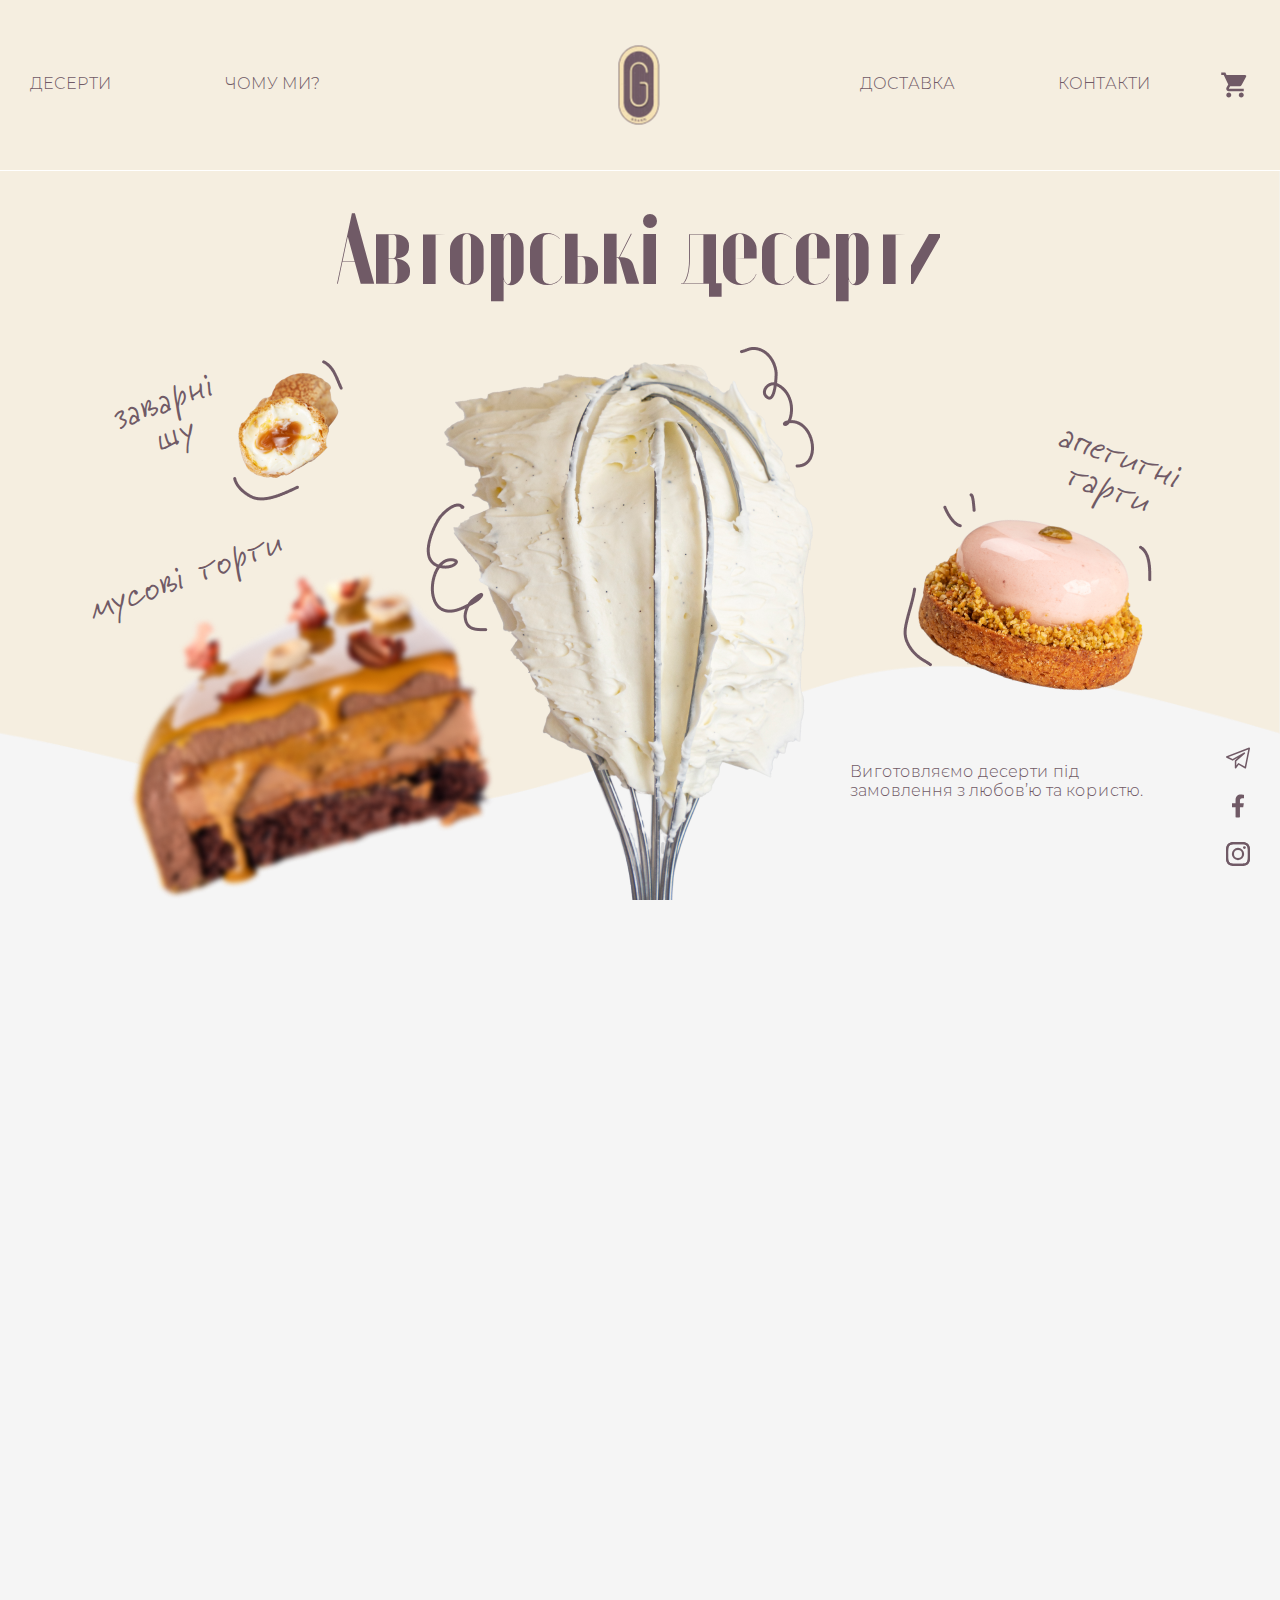
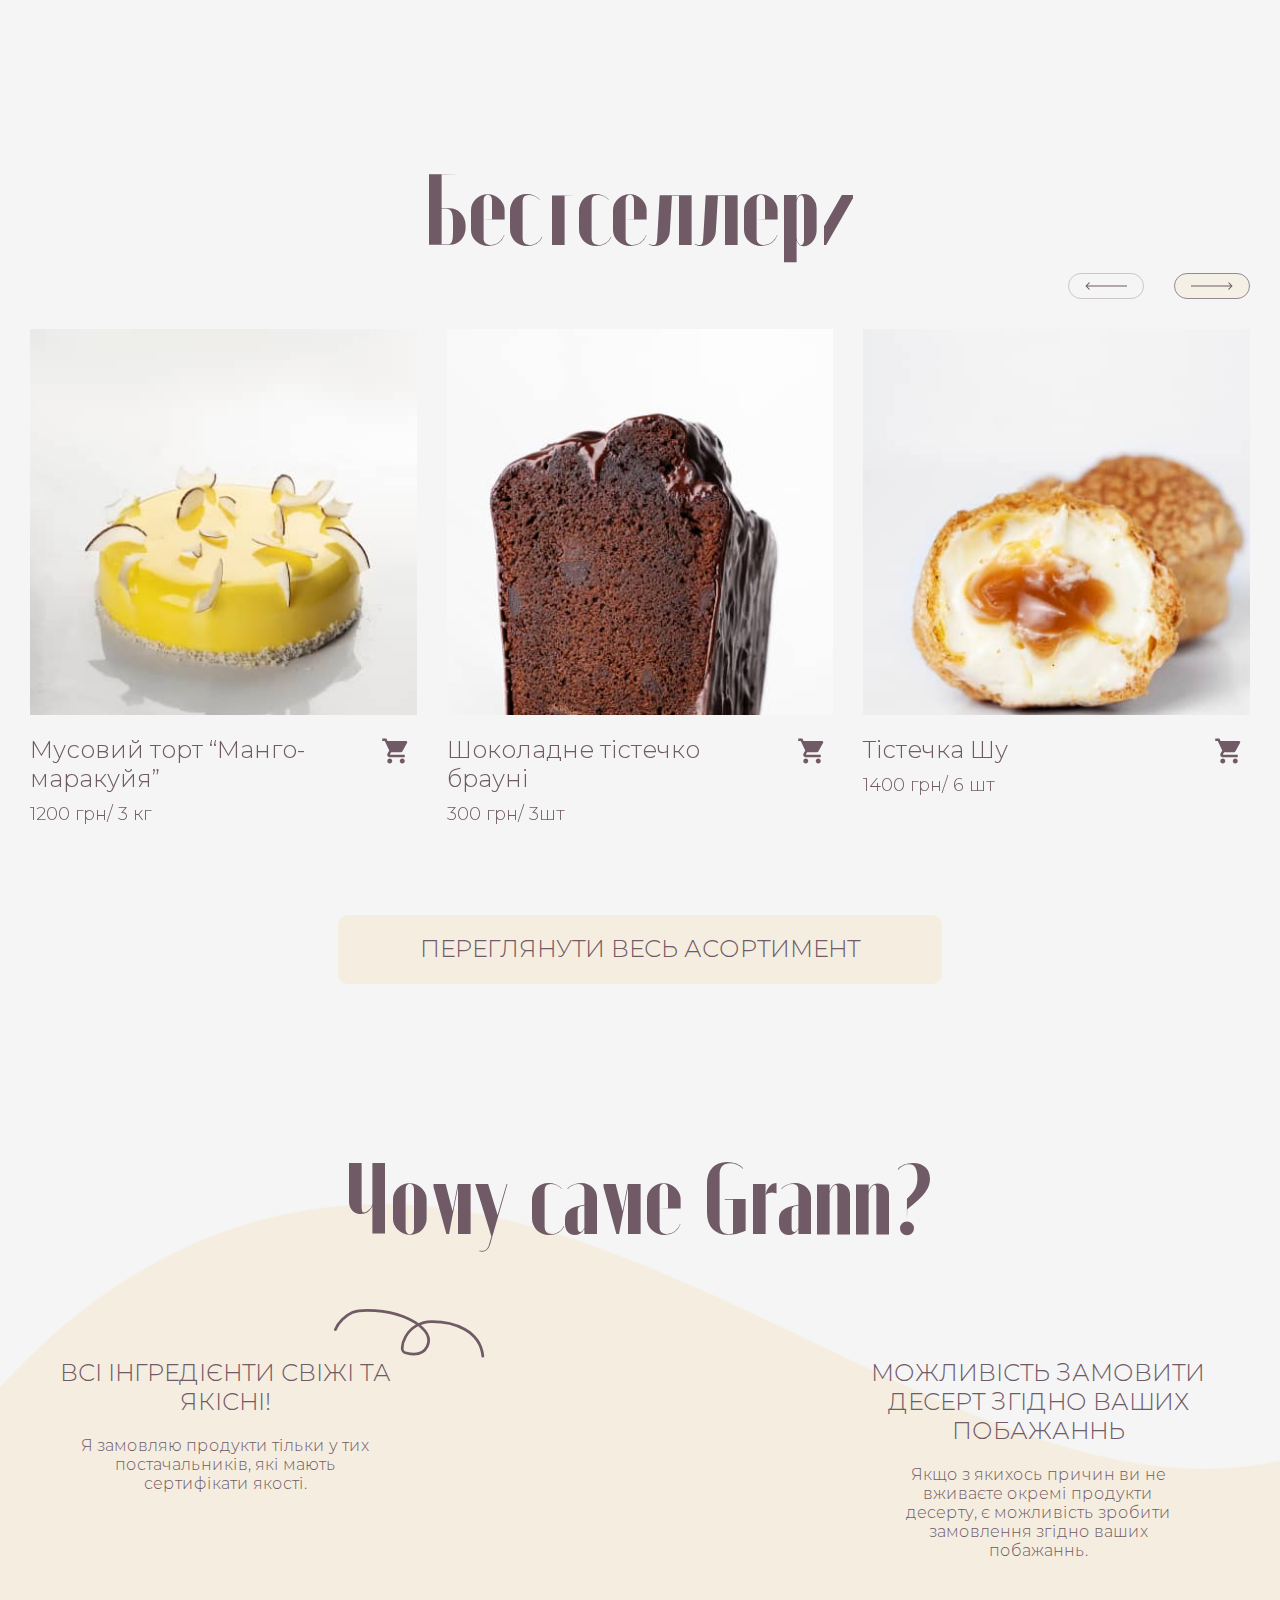
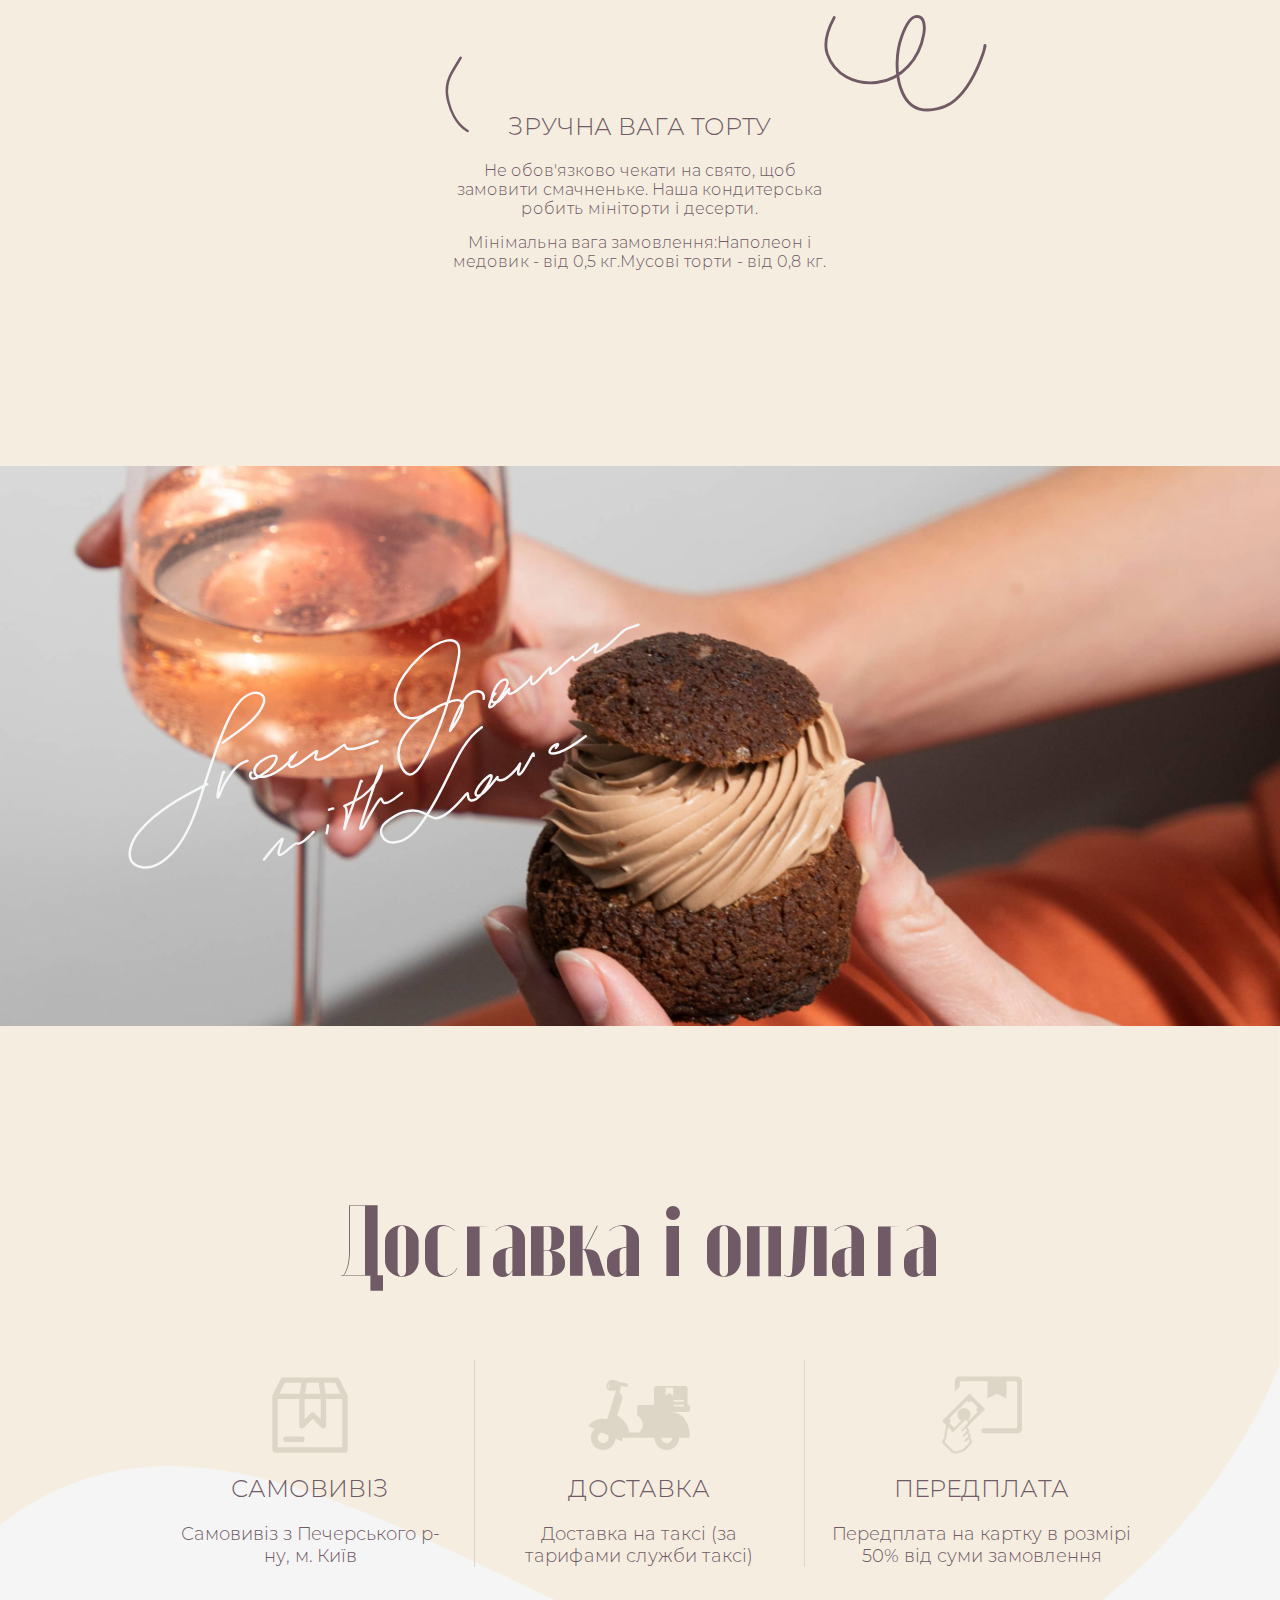
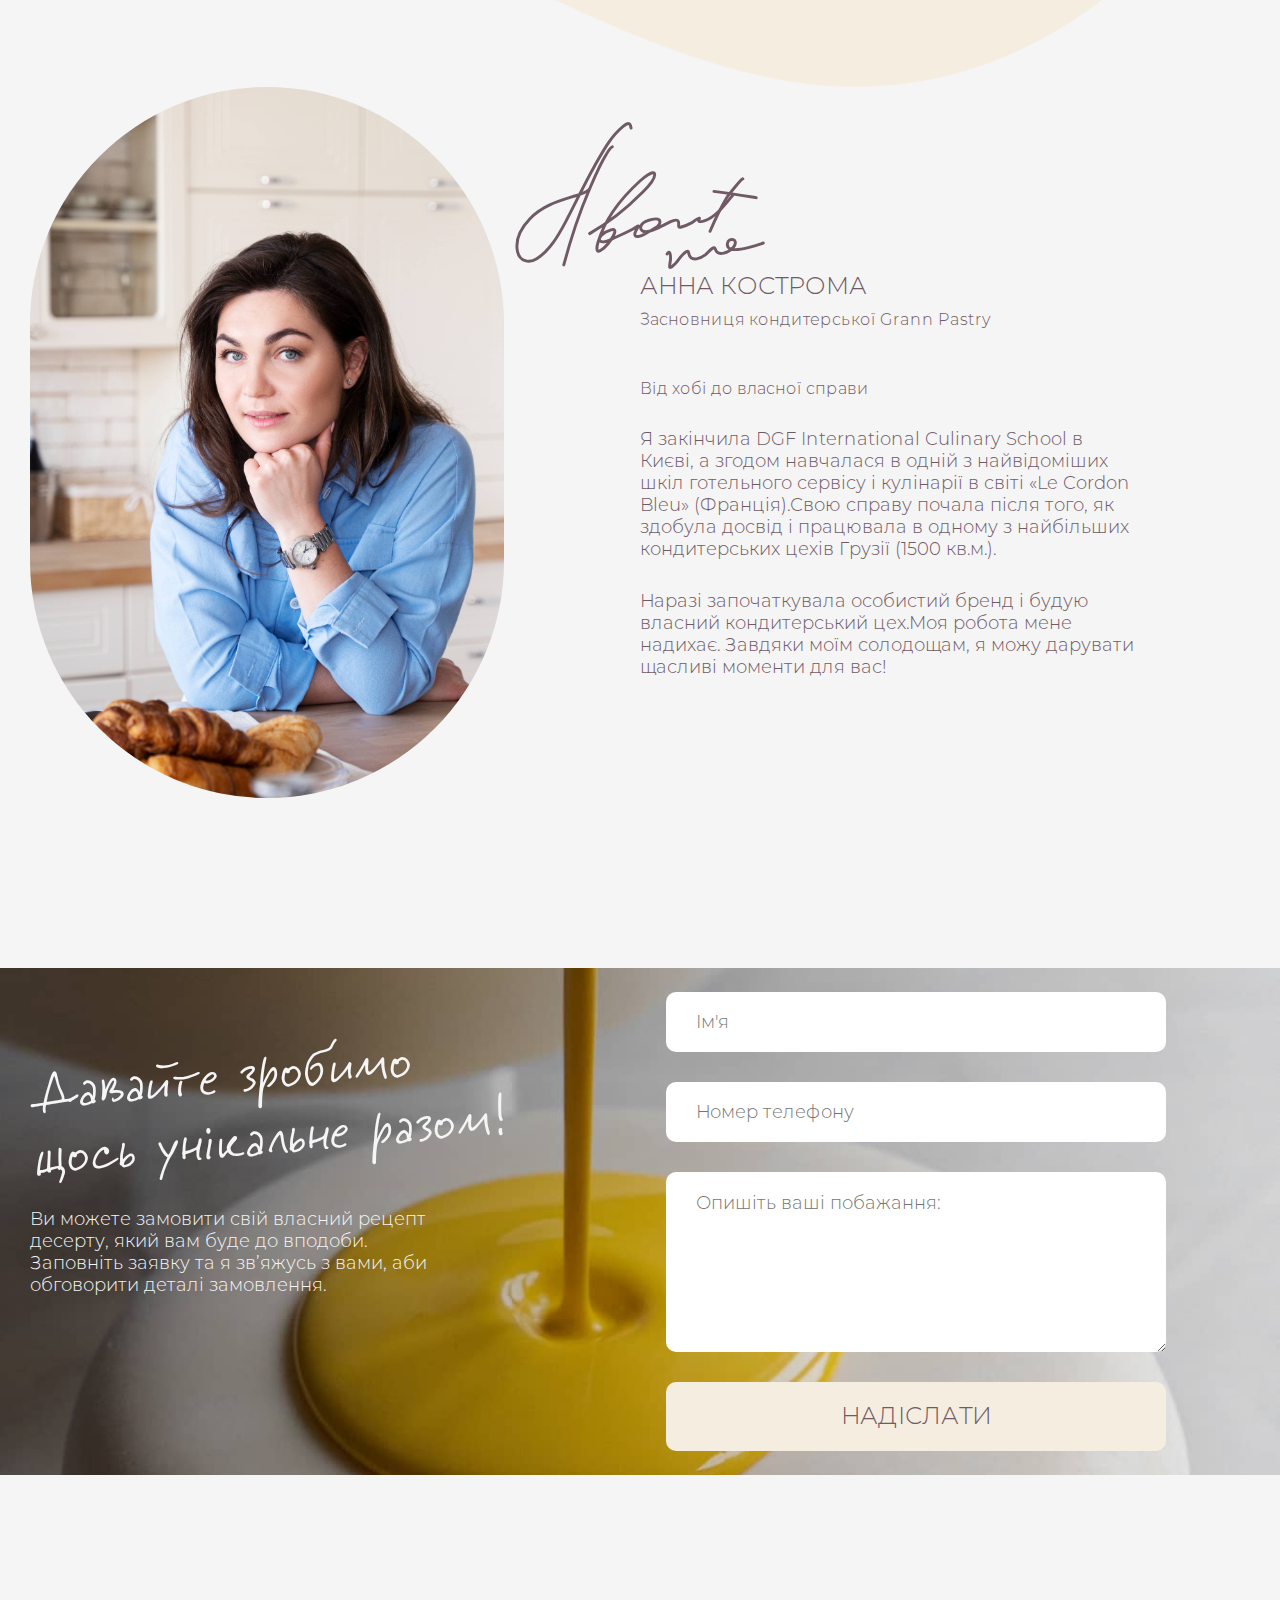
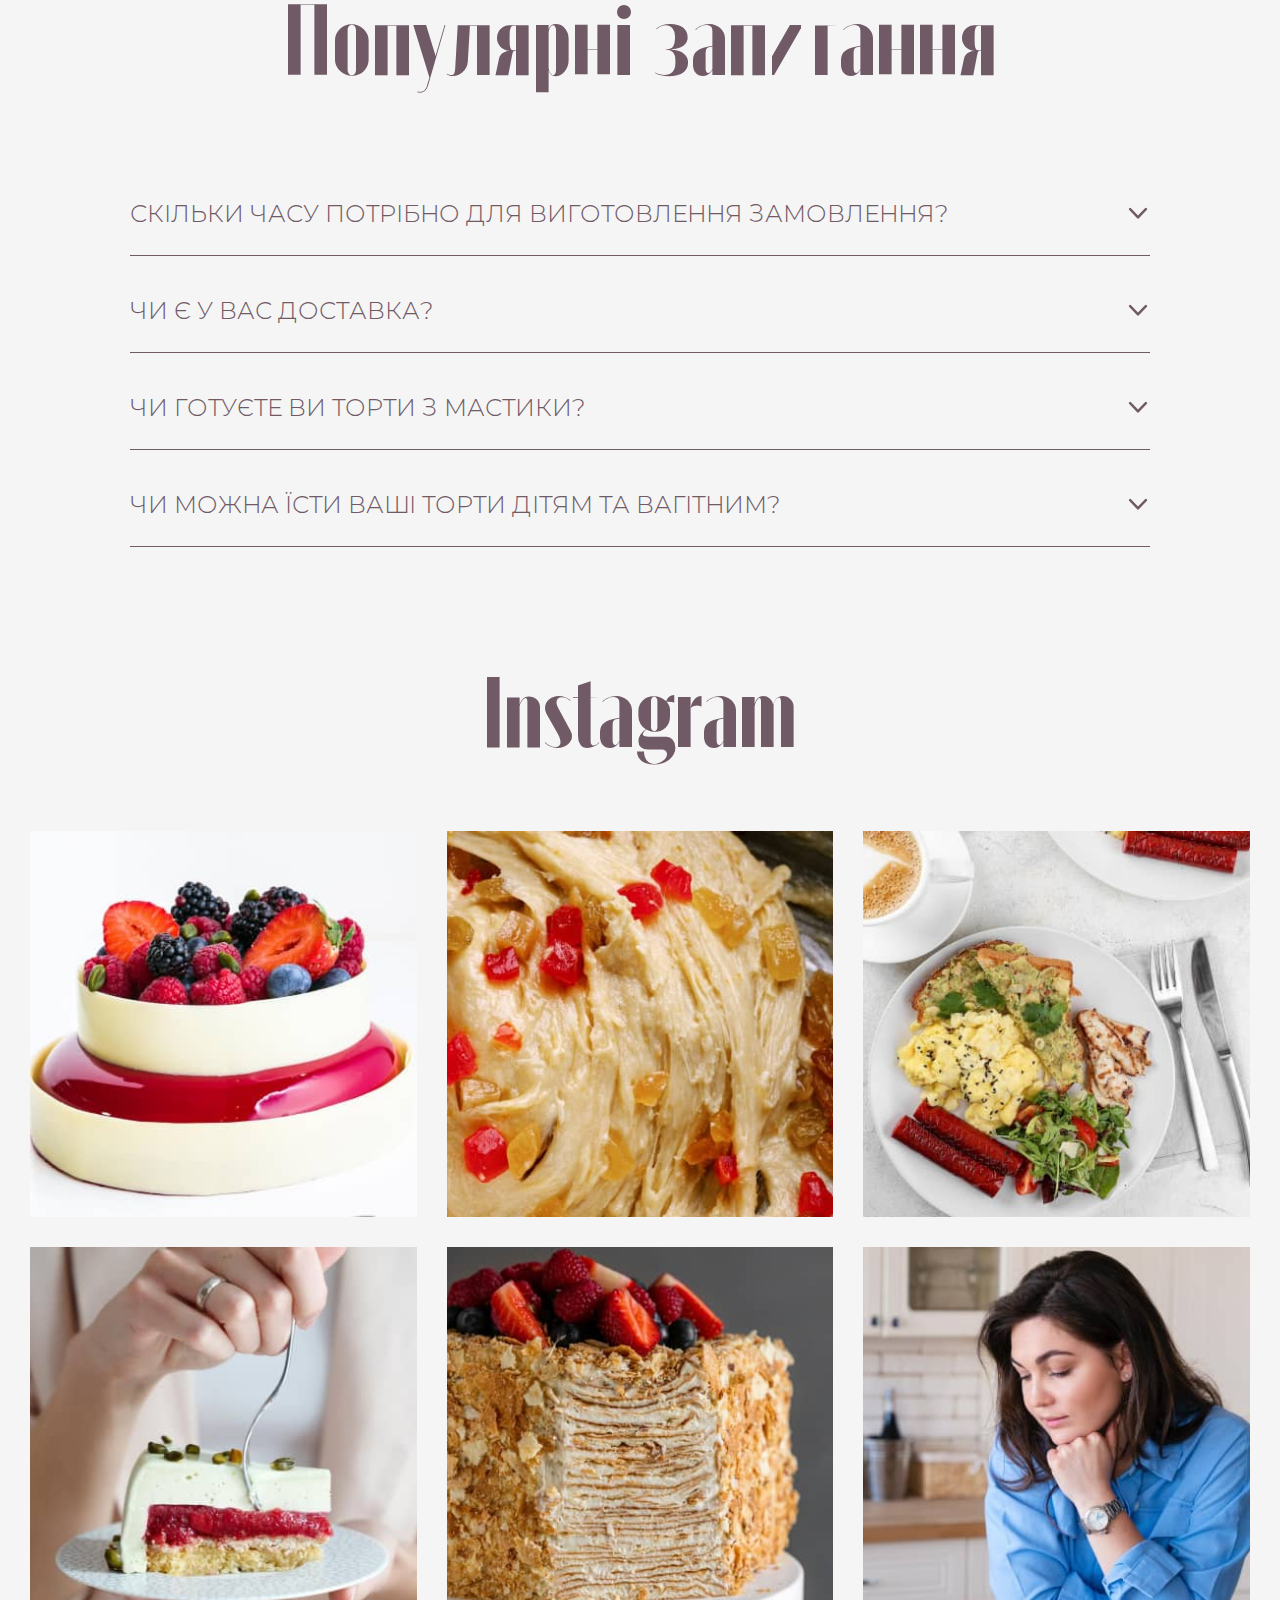
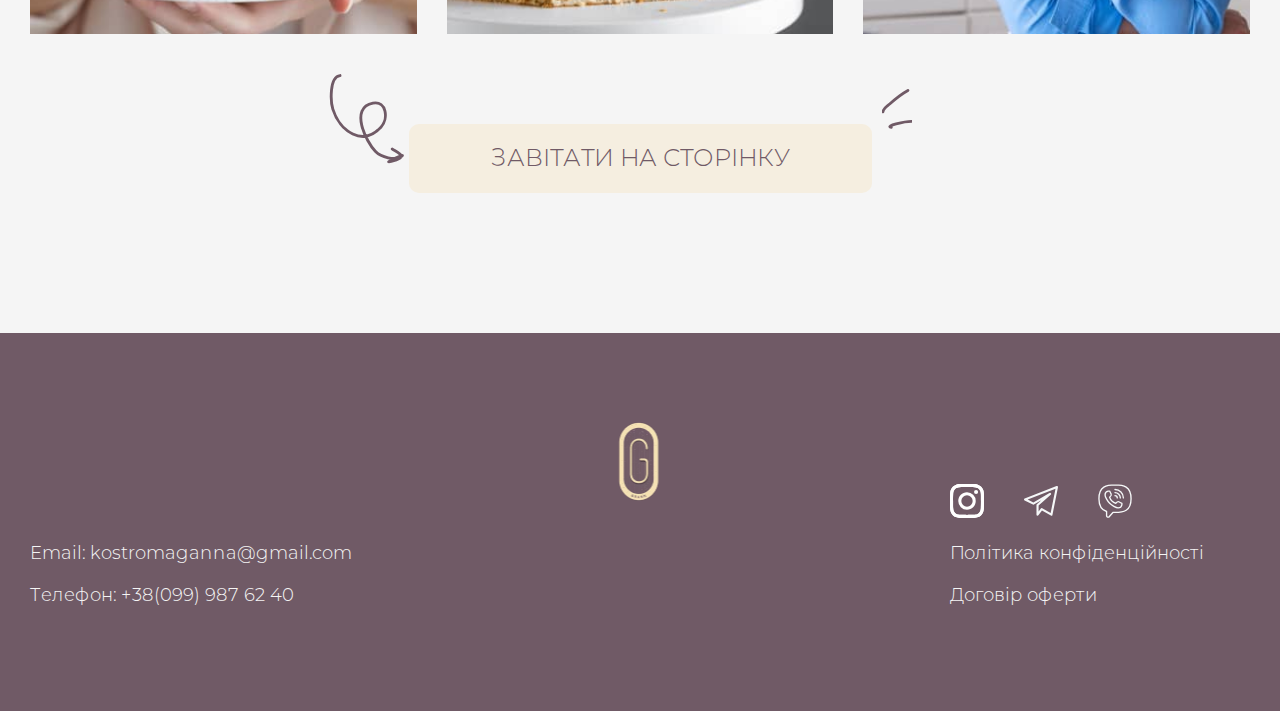
<file: index.html>
<!DOCTYPE html>
<html lang="uk">

<head>
    <meta charset="UTF-8">
    <meta http-equiv="X-UA-Compatible" content="IE=edge">
    <meta name="viewport" content="width=device-width, initial-scale=1.0">
    <title>Grann</title>
    <link rel="stylesheet" href="css/style.min.css">
</head>

<body id="body">

    <div class="wrapper">

        <header id="header-index">
            <div class="header-top">
                <div class="container">
                    <nav class="menu">
                        <button class="menu__btn">
                            <svg width="30" height="30">
                                <use href="images/sprite.svg#menu-btn"></use>
                            </svg>
                        </button>
                        <ul class="menu__list">
                            <li class="menu__hug">
                                <a class="menu__link text" href="#categories">Десерти</a>
                                <a class="menu__link text" href="#advantages">Чому ми?</a>
                            </li>
                            <li class="menu__hug">
                                <a class="menu__link text" href="#delivery">Доставка</a>
                                <a class="menu__link text" href="#contacts">Контакти</a>
                            </li>
                        </ul>
                        <button class="cart">
                            <svg width="30" height="30">
                                <use href="images/sprite.svg#cart"></use>
                            </svg>
                        </button>
                        <a class="logo" href="#body">
                            <img src="images/logo.png" alt="logo">
                        </a>
                    </nav>
                    <nav class="mobile-menu">
                        <button class="mobile-menu__btn">
                            <svg width="30" height="30">
                                <use href="images/sprite.svg#menu-btn-close"></use>
                            </svg>
                        </button>
                        <ul class="mobile-menu__list">
                            <li class="mobile-menu__item">
                                <a href="#bestsellers" class="mobile-menu__item-link">Бестселлери</a>
                            </li>
                            <li class="mobile-menu__item">
                                <a href="#delivery" class="mobile-menu__item-link">Доставка</a>
                            </li>
                            <li class="mobile-menu__item">
                                <a href="#about" class="mobile-menu__item-link">Про мене</a>
                            </li>
                            <li class="mobile-menu__item">
                                <a href="#contacts" class="mobile-menu__item-link">Контакти</a>
                            </li>
                        </ul>
                        <div class="mobile-menu__decor">
                            <img class="mobile-menu__img" src="images/header/mobile-menu.png" alt="cake img">
                        </div>
                    </nav>
                </div>
            </div>
            <div class="header-wrapper">
                <div class="container">
                    <div class="header">
                        <div class="header__content">
                            <h2 class="header__mobile-title">GRANN</h2>
                            <h1 class="header__title title">Авторські десерти</h1>
                            <img class="header__img" src="images/header/header.png" alt="header img">
                            <div class="header__cake">
                                <span class="header__cake-text">мусові торти</span>
                                <img class="header__cake-img" src="images/header/cake.png" alt="shu image">
                            </div>
                            <div class="header__shu">
                                <span class="header__shu-text">заварні шу</span>
                                <img class="header__shu-img" src="images/header/shu.png" alt="shu image">
                            </div>
                            <div class="header__tart">
                                <span class="header__tart-text">апетитні тарти</span>
                                <img class="header__tart-img" src="images/header/tart.png" alt="shu image">
                            </div>
                            <blockquote class="header__blockquote">Виготовляємо десерти під замовлення з любов’ю та користю.
                            </blockquote>
                            <div class="header__mobile-decor">
                            </div>
                            <button class="header__mobile-btn btn">
                                До каталогу
                            </button>
                            <div class="header__social">
                                <a href="#" class="header__social-link">
                                    <svg width="24" height="24">
                                        <use xlink:href="images/sprite.svg#telegram"></use>
                                    </svg>
                                    <svg width="44" height="38">
                                        <use xlink:href="images/sprite.svg#stroke-line"></use>
                                    </svg>
                                </a>
                                <a href="#" class="header__social-link">
                                    <svg width="24" height="24">
                                        <use xlink:href="images/sprite.svg#facebook"></use>
                                    </svg>
                                    <svg width="44" height="38">
                                        <use xlink:href="images/sprite.svg#stroke-line"></use>
                                    </svg>
                                </a>
                                <a href="#" class="header__social-link">
                                    <svg width="24" height="24">
                                        <use xlink:href="images/sprite.svg#instagram"></use>
                                    </svg>
                                    <svg width="44" height="38">
                                        <use xlink:href="images/sprite.svg#stroke-line"></use>
                                    </svg>
                                </a>
                            </div>
                        </div>
                    </div>
                </div>
            </div>
        </header>

        <main class="main">
            <div class="categories" id="categories">
                <div class="container">
                    <div class="category__list">
                        <div class="category__list-item wow animate__fadeIn">
                            <a class="category__list-btn btn">Торти</a>
                            <img src="images/categories/categories-cake.png" alt="cake" class="category__list-img">
                        </div>
                        <div class="category__list-item wow animate__fadeIn">
                            <a class="category__list-btn btn">Шу</a>
                            <img src="images/categories/categories-shu.png" alt="shu" class="category__list-img">
                        </div>
                        <div class="category__list-item wow animate__fadeIn">
                            <a class="category__list-btn btn">Тістечка</a>
                            <img src="images/categories/categories-patisserie.png" alt="patiserrie" class="category__list-img">
                        </div>
                        <div class="category__list-item wow animate__fadeIn">
                            <a class="category__list-btn btn">Піца</a>
                            <img src="images/categories/categories-pizza.png" alt="pizza" class="category__list-img">
                        </div>
                    </div>
                </div>
            </div>
            <section class="bestsellers" id="bestsellers">
                <div class="container">
                    <h2 class="bestsellers__title title">Бестселлери</h2>
                    <div class="splide" aria-label="Splide Basic HTML Example">
                        
                        <div class="splide__track">
                            <ul class="splide__list">
            
                                <li class="splide__slide">
                                    <div class="splide__slide-item" href="#">
                                        <div class="splide__item-img">
                                            <img src="images/slider/1.jpg" alt="slider image">
                                            <a class="btn splide__slide-link">Детальніше</a>
                                        </div>
                                        <div class="splide__slide-info">
                                            <a href="#">
                                                <h4 class="splide__item-title">Мусовий торт “Манго-маракуйя”</h4>
                                            </a>
                                            <span class="splide__item-price">1200 грн/ 3 кг</span>
                                            <button class="splide__item-cart" type="button">
                                                <svg width="30" height="30">
                                                    <use href="images/sprite.svg#cart"></use>
                                                </svg>
                                            </button>
                                        </div>
                                    </a>
                                </li>
            
                                <li class="splide__slide">
                                    <div class="splide__slide-item" href="#">
                                        <div class="splide__item-img">
                                            <img src="images/slider/2.jpg" alt="slider image">
                                            <a class="btn splide__slide-link">Детальніше</a>
                                        </div>
                                        <div class="splide__slide-info">
                                            <a href="#">
                                                <h4 class="splide__item-title">Шоколадне тістечко брауні</h4>
                                            </a>
                                            <span class="splide__item-price">300 грн/ 3шт</span>
                                            <button class="splide__item-cart">
                                                <svg width="30" height="30">
                                                    <use href="images/sprite.svg#cart"></use>
                                                </svg>
                                            </button>
                                        </div>
                                    </a>
                                </li>
                                <li class="splide__slide">
                                    <div class="splide__slide-item" href="#">
                                        <div class="splide__item-img">
                                            <img src="images/slider/3.jpg" alt="slider image">
                                            <a class="btn splide__slide-link">Детальніше</a>
                                        </div>
                                        <div class="splide__slide-info">
                                            <a href="#">
                                                <h4 class="splide__item-title">Тістечка Шу</h4>
                                            </a>
                                            <span class="splide__item-price">1400 грн/ 6 шт</span>
                                            <button class="splide__item-cart">
                                                <svg width="30" height="30">
                                                    <use href="images/sprite.svg#cart"></use>
                                                </svg>
                                            </button>
                                        </div>
                                    </a>
                                </li>
                                <li class="splide__slide">
                                    <div class="splide__slide-item" href="#">
                                        <div class="splide__item-img">
                                            <img src="images/slider/4.jpg" alt="slider image">
                                            <a class="btn splide__slide-link">Детальніше</a>
                                        </div>
                                        <div class="splide__slide-info">
                                            <a href="#">
                                                <h4 class="splide__item-title">Солона Карамель</h4>
                                            </a>
                                            <span class="splide__item-price">270грн/ 450г</span>
                                            <button class="splide__item-cart">
                                                <svg width="30" height="30">
                                                    <use href="images/sprite.svg#cart"></use>
                                                </svg>
                                            </button>
                                        </div>
                                    </a>
                                </li>
                                <li class="splide__slide">
                                    <div class="splide__slide-item" href="#">
                                        <div class="splide__item-img">
                                            <img src="images/slider/1.jpg" alt="slider image">
                                            <a class="btn splide__slide-link">Детальніше</a>
                                        </div>
                                        <div class="splide__slide-info">
                                            <a href="#">
                                                <h4 class="splide__item-title">Мусовий торт “Манго-маракуйя”</h4>
                                            </a>
                                            <span class="splide__item-price">1200 грн/ 3 кг</span>
                                            <button class="splide__item-cart" type="button">
                                                <svg width="30" height="30">
                                                    <use href="images/sprite.svg#cart"></use>
                                                </svg>
                                            </button>
                                        </div>
                                    </a>
                                </li>
                                <li class="splide__slide">
                                    <div class="splide__slide-item" href="#">
                                        <div class="splide__item-img">
                                            <img src="images/slider/2.jpg" alt="slider image">
                                            <a class="btn splide__slide-link">Детальніше</a>
                                        </div>
                                        <div class="splide__slide-info">
                                            <a href="#">
                                                <h4 class="splide__item-title">Шоколадне тістечко брауні</h4>
                                            </a>
                                            <span class="splide__item-price">300 грн/ 3шт</span>
                                            <button class="splide__item-cart">
                                                <svg width="30" height="30">
                                                    <use href="images/sprite.svg#cart"></use>
                                                </svg>
                                            </button>
                                        </div>
                                    </a>
                                </li>
            
                            </ul>
                        </div>
            
                        <div class="splide__arrows">
                            <button class="splide__arrow splide__arrow--prev" type="button" aria-label="Previous slide"
                                aria-controls="splide01-track">
                            </button>
                            <svg class="slider__arrow-prev" width="42" height="26">
                                <use href="images/sprite.svg#arrow-left"></use>
                            </svg>
                            <button class="splide__arrow splide__arrow--next" type="button" aria-label="Next slide"
                                aria-controls="splide01-track">
                            </button>
                            <svg class="slider__arrow-next" width="42" height="26">
                                <use href="images/sprite.svg#arrow-right"></use>
                            </svg>
                        </div>
                        
                    </div>
                    <a class="btn view-all" href="#">Переглянути весь асортимент</a>
                </div>
            </section>
            <section class="advantages" id="advantages">
                <div class="container">
                    <h2 class="advantages__title title">Чому саме Grann?</h2>
                    <div class="advantages__content">
                        <div class="advantages__item">
                            <h4 class="advantages__item-title">ВСІ ІНГРЕДІЄНТИ СВІЖІ ТА ЯКІСНІ!</h4>
                            <p class="advantages__item-text">Я замовляю продукти тільки у тих постачальників, які мають
                                сертифікати
                                якості.</p>
                            <svg class="advantages__item-svg" width="162" height="50">
                                <use xlink:href="images/sprite.svg#advantages-1" />
                            </svg>
                        </div>
                        <div class="advantages__item">
                            <img class="advantages__img wow animate__rotateIn" src="images/advantages/advantages-item.png" alt="cake">
                        </div>
                        <div class="advantages__item">
                            <h4 class="advantages__item-title">МОЖЛИВІСТЬ ЗАМОВИТИ ДЕСЕРТ ЗГІДНО ВАШИХ ПОБАЖАННЬ</h4>
                            <p class="advantages__item-text">Якщо з якихось причин ви не вживаєте окремі продукти десерту, є
                                можливість зробити замовлення згідно ваших побажаннь.</p>
                            <svg class="advantages__item-svg" width="165" height="97">
                                <use xlink:href="images/sprite.svg#advantages-3" />
                            </svg>
                        </div>
                        <div class="advantages__item advantages__item">
                            <h4 class="advantages__item-title">ЗРУЧНА ВАГА ТОРТУ</h4>
                            <p class="advantages__item-text">Не обов'язково чекати на свято, щоб замовити смачненьке. Наша
                                кондитерська робить мініторти і десерти. </p>
                            <p class="advantages__item-text"> Мінімальна вага
                                замовлення:Наполеон і медовик - від 0,5 кг.Мусові торти - від 0,8 кг.</p>
                            <svg class="advantages__item-svg" width="24" height="85">
                                <use xlink:href="images/sprite.svg#advantages-2" />
                            </svg>
                        </div>
                    </div>
                </div>
                <div class="advantages__big-img">
                    <svg class="advantages__decor" width="40vw" height="50vh">
                        <use xlink:href="images/sprite.svg#advantages-decor" />
                    </svg>
                </div>
            </section>
            <section class="delivery" id="delivery">
                <div class="container">
                    <h2 class="delivery__title title">Доставка і оплата</h2>
                    <div class="delivery__items">
                        <div class="delivery__item">
                            <svg class="delivery__item-icon" width="86" height="110">
                                <use xlink:href="images/sprite.svg#package" />
                            </svg>
                            <div class="delivery__item-title">Самовивіз</div>
                            <div class="delivery__item-text">Самовивіз з Печерського р-ну, м. Київ</div>
                        </div>
                        <div class="delivery__item">
                            <svg class="delivery__item-icon" width="102" height="110">
                                <use xlink:href="images/sprite.svg#scooter" />
                            </svg>
                            <div class="delivery__item-title">Доставка</div>
                            <div class="delivery__item-text">Доставка на таксі (за тарифами служби таксі)</div>
                        </div>
                        <div class="delivery__item">
                            <svg class="delivery__item-icon" width="80" height="110">
                                <use xlink:href="images/sprite.svg#cash" />
                            </svg>
                            <div class="delivery__item-title">Передплата</div>
                            <div class="delivery__item-text">Передплата на картку в розмірі 50% від суми замовлення</div>
                        </div>
                    </div>
                </div>
            </section>
            <section class="about" id="about">
                <div class="container">
                    <h2 class="about__mobile-title title">Про мене</h2>
                    <div class="about__inner">
                        <div class="about__img">
                            <img src="images/about.jpg" alt="my picture">
                        </div>
                        <div class="about__content">
                            <svg class="about__icon" width="250" height="150">
                                <use xlink:href="images/sprite.svg#about" />
                            </svg>
                            <p class="about__subject">Анна Кострома</p>
                            <p class="about__subtitle">Засновниця кондитерської Grann Pastry</p>
                            <p class="about__slogan">Від хобі до власної справи</p>
                            <div class="about__text">
                                <p>
                                    Я закінчила DGF International Culinary School в Києві, а згодом навчалася в одній з
                                    найвідоміших
                                    шкіл
                                    готельного сервісу
                                    і кулінарії в світі «Le Cordon Bleu» (Франція).Свою справу почала після того, як здобула
                                    досвід
                                    і
                                    працювала в одному з
                                    найбільших кондитерських цехів Грузії (1500 кв.м.).</p>
                                <p>
                                    Наразі започаткувала особистий бренд і будую власний кондитерський цех.Моя робота мене
                                    надихає.
                                    Завдяки
                                    моїм солодощам,
                                    я можу дарувати щасливі моменти для вас!</p>
                            </div>
                        </div>
                    </div>
                </div>
            </section>
            <section class="order" id="order">
                <div class="container">
                    <div class="order__inner">
                        <div class="order__content">
                            <h3 class="order__title">
                                Давайте зробимо щось унікальне разом!
                            </h3>
                            <p class="order__text">
                                Ви можете замовити свій власний рецепт десерту, який вам буде до вподоби. Заповніть заявку та я
                                зв’яжусь з вами, аби
                                обговорити деталі замовлення.
                            </p>
                        </div>
                        <form class="order__form">
                            <input class="order__input" type="text" placeholder="Ім'я">
                            <input class="order__input" type="tel" placeholder="Номер телефону">
                            <textarea class="order__textarea order__input" placeholder="Опишіть ваші побажання:" cols="30"
                                rows="10"></textarea>
                            <button class="order__sumbit btn" type="submit">Надіслати</button>
                        </form>
                    </div>
                </div>
            </section>
            <section class="questions">
                <div class="container">
                    <h2 class="questions__title title">Популярні запитання</h2>
                    <ul class="questions__items">
                        <li class="questions__item">
                            <h3 class="questions__item-title">СКІЛЬКИ ЧАСУ ПОТРІБНО ДЛЯ ВИГОТОВЛЕННЯ ЗАМОВЛЕННЯ?</h3>
                            <p class="questions__item-text">Замовлення необхідно зробити як мінімум за 3-4 дні до вашого
                                свята.</p>
                        </li>
                        <li class="questions__item">
                            <h3 class="questions__item-title">ЧИ Є У ВАС ДОСТАВКА?</h3>
                            <p class="questions__item-text">Доставка в будь-яку точку Києва курьєром.</p>
                        </li>
                        <li class="questions__item">
                            <h3 class="questions__item-title">ЧИ ГОТУЄТЕ ВИ ТОРТИ З МАСТИКИ?</h3>
                            <p class="questions__item-text">Мастика, грильяж та ще багато різних прикрас для вашого торту.
                            </p>
                        </li>
                        <li class="questions__item">
                            <h3 class="questions__item-title">ЧИ МОЖНА ЇСТИ ВАШІ ТОРТИ ДІТЯМ ТА ВАГІТНИМ?</h3>
                            <p class="questions__item-text">Наші торти можна їсти усім♡</p>
                        </li>
                    </ul>
                </div>
            </section>
            <section class="instagram">
                <div class="container">
                    <h2 class="instagram__title title">Instagram</h2>
                    <div class="splide instagram__splide">
                        <div class="splide__track instagram__track">
                            <ul class="splide__list instagram__items">
                                <li class="splide__slide instagram__item wow animate__fadeIn">
                                    <img class="instagram__img" src="images/instagram/ig-1.jpg" alt="instagram image">
                                </li>
                                <li class="splide__slide instagram__item wow animate__fadeIn">
                                    <img class="instagram__img" src="images/instagram/ig-2.jpg" alt="instagram image">
                                </li>
                                <li class="splide__slide instagram__item wow animate__fadeIn">
                                    <img class="instagram__img" src="images/instagram/ig-3.jpg" alt="instagram image">
                                </li>
                                <li class="splide__slide instagram__item wow animate__fadeIn">
                                    <img class="instagram__img" src="images/instagram/ig-4.jpg" alt="instagram image">
                                </li>
                                <li class="splide__slide instagram__item wow animate__fadeIn">
                                    <img class="instagram__img" src="images/instagram/ig-5.jpg" alt="instagram image">
                                </li>
                                <li class="splide__slide instagram__item wow animate__fadeIn">
                                    <img class="instagram__img" src="images/instagram/ig-6.jpg" alt="instagram image">
                                </li>
                            </ul>
                        </div>
                        <div class="splide__arrows">
                            <button class="splide__arrow splide__arrow--prev" type="button" aria-label="Previous slide"
                                aria-controls="splide01-track">
                            </button>
                            <svg class="slider__arrow-prev" width="42" height="26">
                                <use xlink:href="images/sprite.svg#arrow-left"></use>
                            </svg>
                            <button class="splide__arrow splide__arrow--next" type="button" aria-label="Next slide"
                                aria-controls="splide01-track">
                            </button>
                            <svg class="slider__arrow-next" width="42" height="26">
                                <use xlink:href="images/sprite.svg#arrow-right"></use>
                            </svg>
                        </div>
                    </div>
                    <button class="instagram__btn btn">Завітати на сторінку</button>
                </div>
            </section>
        </main>

        <footer class="footer" id="contacts">
            <div class="container">
                <div class="footer__content">
                    <div class="footer__row">
                        <div class="footer__col">
                            <ul class="footer__list">
                                <li class="footer__item email">
                                    <a href="mailto:kostromaganna@gmail.com" class="footer__link">Email:
                                        kostromaganna@gmail.com</a>
                                </li>
                                <li class="footer__item tel">
                                    <a href="#" class="footer__link">Телефон: +38(099) 987 62 40</a>
                                </li>
                            </ul>
                        </div>
                        <div class="footer__col">
                            <ul class="footer__list">
                                <li class="footer__item footer__item-social">
                                    <a class="footer__item-link" href="#">
                                        <svg width="34" height="34">
                                            <use xlink:href="images/sprite.svg#instagram-light"></use>
                                        </svg>
                                    </a>
                                    <a class="footer__item-link" href="#">
                                        <svg width="34" height="34">
                                            <use xlink:href="images/sprite.svg#telegram-light"></use>
                                        </svg>
                                    </a>
                                    <a class="footer__item-link" href="#">
                                        <svg width="34" height="34">
                                            <use xlink:href="images/sprite.svg#whatsapp-light"></use>
                                        </svg>
                                    </a>
                                </li>
                                <li class="footer__item">
                                    <a href="#" class="footer__link">Політика конфіденційності</a>
                                </li>
                                <li class="footer__item">
                                    <a href="#" class="footer__link">Договір оферти</a>
                                </li>
                            </ul>
                        </div>
                    </div>
                    <a class="footer__logo go-top" href="#body">
                        <img src="images/logo.png" alt="Grann logo">
                    </a>
                </div>
            </div>
        </footer>

    </div>

    <script async src="https://www.googletagmanager.com/gtag/js?id=G-KDBGSH9LVG"></script>
<script>
  window.dataLayer = window.dataLayer || [];
  function gtag(){dataLayer.push(arguments);}
  gtag('js', new Date());

  gtag('config', 'G-KDBGSH9LVG');
</script>
    <script src="js/main.min.js"></script>

</body>

</html>
</file>
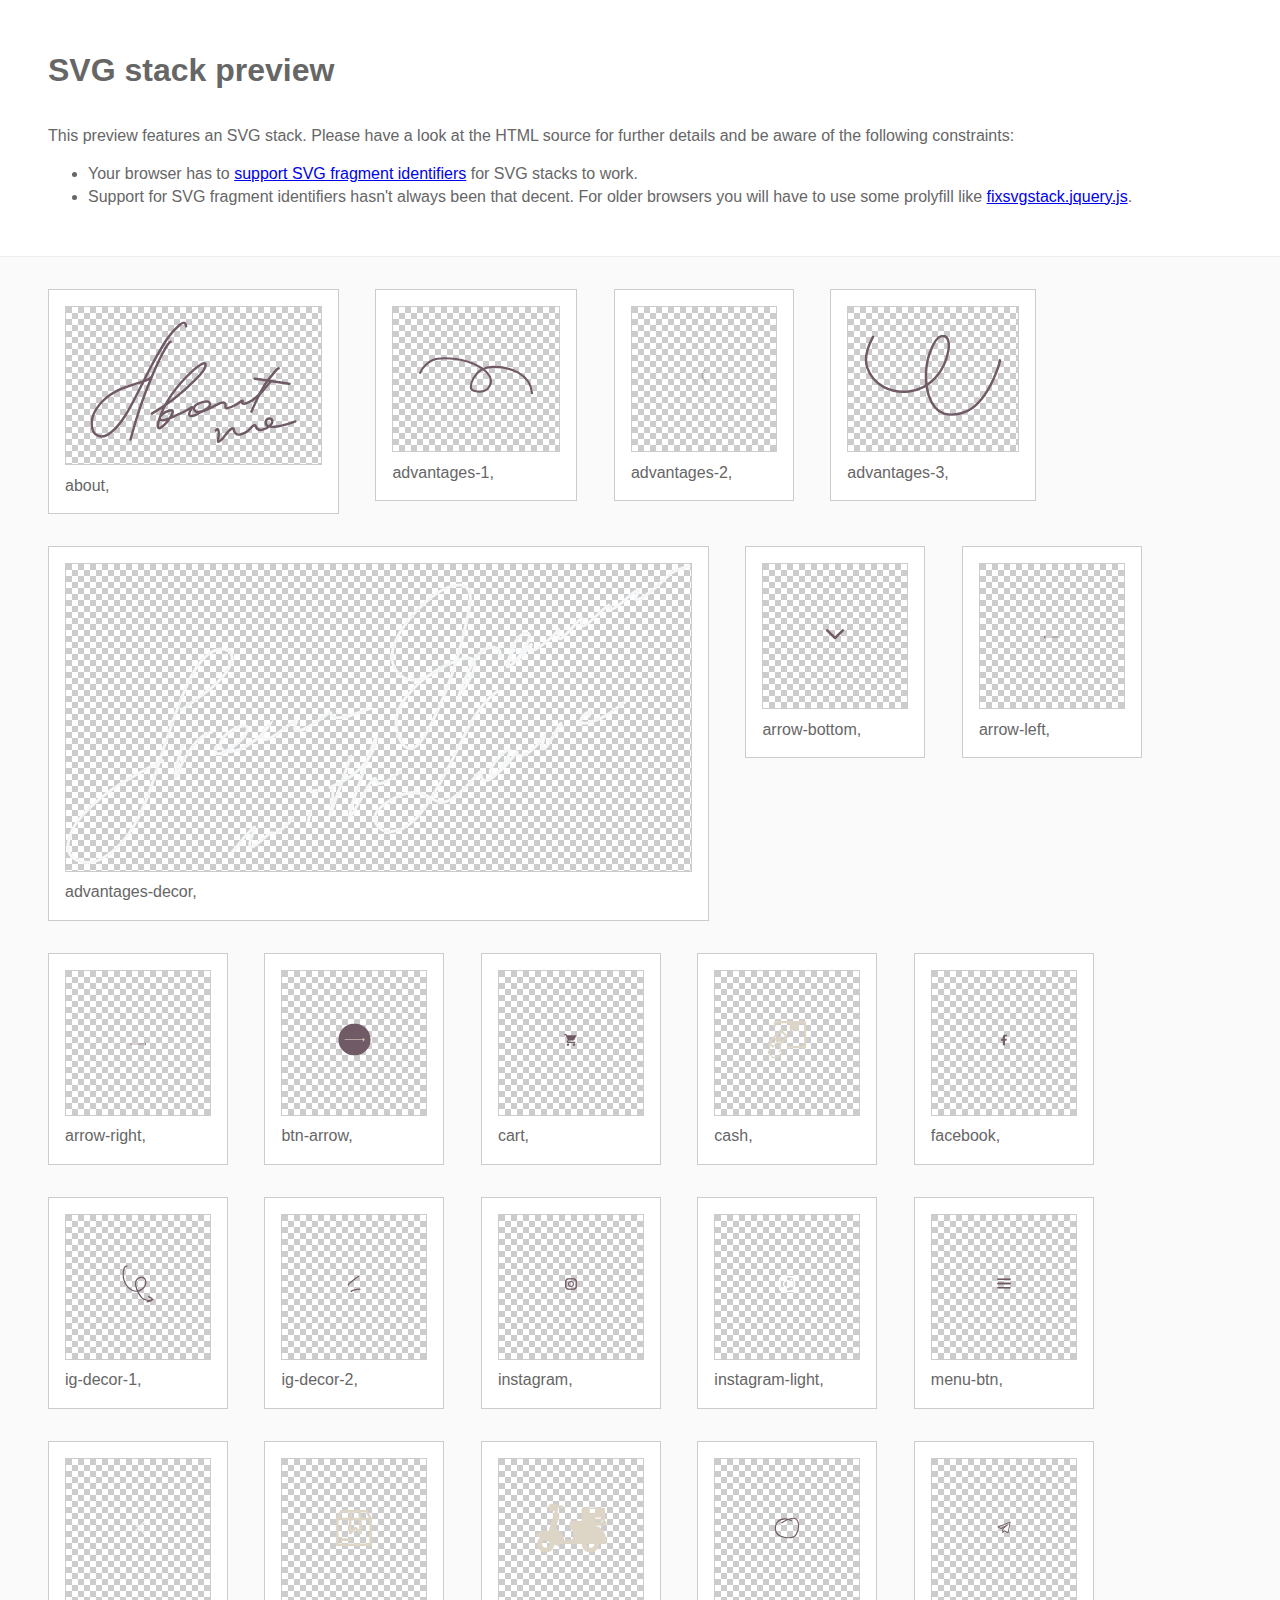
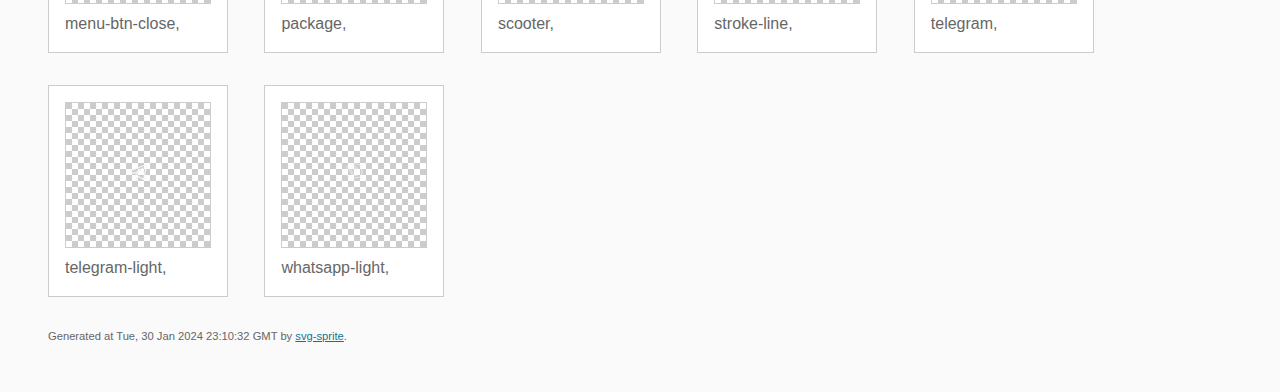
<file: images/stack/sprite.stack.html>
<!doctype html>
<html lang="en">
    <head>
        <meta charset="utf-8">
        <title>SVG stack preview | svg-sprite</title>
        <style>
            body {
                padding: 0;
                margin: 0;
                color: #666;
                background: #fafafa;
                font-family: Arial, Helvetica, sans-serif;
                font-size: 1em;
                line-height: 1.4;
            }

            header {
                display: block;
                padding: 3em 3em 2em;
                background-color: #fff;
            }

            header p {
                margin: 2em 0 0;
            }

            section {
                border-top: 1px solid #eee;
                padding: 2em 3em 0;
            }

            section ul {
                margin: 0;
                padding: 0;
            }

            section li {
                display: inline-block;
                background-color: #fff;
                position: relative;
                margin: 0 2em 2em 0;
                vertical-align: top;
                border: 1px solid #ccc;
                padding: 1em 1em 3em;
                cursor: default;
            }

            .icon-box {
                margin: 0;
                width: 144px;
                height: 144px;
                position: relative;
                background: #ccc url("data:image/svg+xml,%3Csvg xmlns='http://www.w3.org/2000/svg' width='12' height='12'%3E%3Cpath fill='%23fff' d='M6 0h6v6H6zM0 6h6v6H0z'/%3E%3C/svg%3E") top left repeat;
                border: 1px solid #ccc;
                display: table-cell;
                vertical-align: middle;
                text-align: center;
            }

            .icon {
                display: inline-block;
            }

            h1 {
                margin-top: 0;
            }

            h2 {
                margin: 0;
                padding: 0;
                font-size: 1em;
                font-weight: 400;
                white-space: nowrap;
                overflow: hidden;
                text-overflow: ellipsis;
                position: absolute;
                left: 1em;
                right: 1em;
                bottom: 1em;
            }

            footer {
                display: block;
                margin: 0;
                padding: 0 3em 3em;
            }

            footer p {
                margin: 0;
                font-size: .7em;
            }

            footer a {
                color: #0f7595;
                margin-left: 0;
            }
        </style>

<!--
Sprite shape dimensions
====================================================================================================
You will need to set the sprite shape dimensions via CSS when you use them as stack SVGs, otherwise
they would become a huge 100% in size. You may use the following dimension classes for doing so.
They might well be outsourced to an external stylesheet of course.
-->

<style>
 .svg-about-dims { width: 255px; height: 151px; }
 .svg-advantages-1-dims { width: 166px; height: 55px; }
 .svg-advantages-2-dims { width: 28px; height: 90px; }
 .svg-advantages-3-dims { width: 170px; height: 101px; }
 .svg-advantages-decor-dims { width: 625px; height: 300px; }
 .svg-arrow-bottom-dims { width: 24px; height: 14px; }
 .svg-arrow-left-dims { width: 42px; height: 8px; }
 .svg-arrow-right-dims { width: 42px; height: 8px; }
 .svg-btn-arrow-dims { width: 67px; height: 67px; }
 .svg-cart-dims { width: 30px; height: 30px; }
 .svg-cash-dims { width: 80px; height: 79px; }
 .svg-facebook-dims { width: 24px; height: 24px; }
 .svg-ig-decor-1-dims { width: 78px; height: 94px; }
 .svg-ig-decor-2-dims { width: 34px; height: 42px; }
 .svg-instagram-dims { width: 24px; height: 24px; }
 .svg-instagram-light-dims { width: 34px; height: 34px; }
 .svg-menu-btn-dims { width: 22px; height: 17px; }
 .svg-menu-btn-close-dims { width: 27px; height: 25px; }
 .svg-package-dims { width: 86px; height: 86px; }
 .svg-scooter-dims { width: 102px; height: 70px; }
 .svg-stroke-line-dims { width: 44px; height: 38px; }
 .svg-telegram-dims { width: 24px; height: 21px; }
 .svg-telegram-light-dims { width: 34px; height: 30px; }
 .svg-whatsapp-light-dims { width: 36px; height: 36px; }
</style>

<!--
====================================================================================================
-->

    </head>
    <body>
        <header>
            <h1>SVG stack preview</h1>
            <p>This preview features an SVG stack. Please have a look at the HTML source for further details and be aware of the following constraints:</p>
            <ul>
                <li>Your browser has to <a href="https://caniuse.com/svg-fragment" target="_blank" rel="noopener noreferrer">support SVG fragment identifiers</a> for SVG stacks to work.</li>
                <li>Support for SVG fragment identifiers hasn't always been that decent. For older browsers you will have to use some prolyfill like <a href="https://github.com/preciousforever/SVG-Stacker/blob/master/fixsvgstack.jquery.js" target="_blank" rel="noopener noreferrer">fixsvgstack.jquery.js</a>.</li>
            </ul>
        </header>
        <section>

<!--
SVG stack
====================================================================================================
These SVG images make use of fragment identifiers (IDs) to reference certain portions of the
external sprite. By default, all shapes inside the sprite are hidden by CSS. The `:target` pseudo
selector is used to show the very shape that is referenced by the fragment identifier.
-->

            <ul>

             <li title="about">
                    <div class="icon-box">
                        <img src="../sprite.svg#about" class="svg-about-dims" alt="about">
                    </div>
                    <h2>about, </h2>
                </li>
             <li title="advantages-1">
                    <div class="icon-box">
                        <img src="../sprite.svg#advantages-1" class="svg-advantages-1-dims" alt="advantages-1">
                    </div>
                    <h2>advantages-1, </h2>
                </li>
             <li title="advantages-2">
                    <div class="icon-box">
                        <img src="../sprite.svg#advantages-2" class="svg-advantages-2-dims" alt="advantages-2">
                    </div>
                    <h2>advantages-2, </h2>
                </li>
             <li title="advantages-3">
                    <div class="icon-box">
                        <img src="../sprite.svg#advantages-3" class="svg-advantages-3-dims" alt="advantages-3">
                    </div>
                    <h2>advantages-3, </h2>
                </li>
             <li title="advantages-decor">
                    <div class="icon-box">
                        <img src="../sprite.svg#advantages-decor" class="svg-advantages-decor-dims" alt="advantages-decor">
                    </div>
                    <h2>advantages-decor, </h2>
                </li>
             <li title="arrow-bottom">
                    <div class="icon-box">
                        <img src="../sprite.svg#arrow-bottom" class="svg-arrow-bottom-dims" alt="arrow-bottom">
                    </div>
                    <h2>arrow-bottom, </h2>
                </li>
             <li title="arrow-left">
                    <div class="icon-box">
                        <img src="../sprite.svg#arrow-left" class="svg-arrow-left-dims" alt="arrow-left">
                    </div>
                    <h2>arrow-left, </h2>
                </li>
             <li title="arrow-right">
                    <div class="icon-box">
                        <img src="../sprite.svg#arrow-right" class="svg-arrow-right-dims" alt="arrow-right">
                    </div>
                    <h2>arrow-right, </h2>
                </li>
             <li title="btn-arrow">
                    <div class="icon-box">
                        <img src="../sprite.svg#btn-arrow" class="svg-btn-arrow-dims" alt="btn-arrow">
                    </div>
                    <h2>btn-arrow, </h2>
                </li>
             <li title="cart">
                    <div class="icon-box">
                        <img src="../sprite.svg#cart" class="svg-cart-dims" alt="cart">
                    </div>
                    <h2>cart, </h2>
                </li>
             <li title="cash">
                    <div class="icon-box">
                        <img src="../sprite.svg#cash" class="svg-cash-dims" alt="cash">
                    </div>
                    <h2>cash, </h2>
                </li>
             <li title="facebook">
                    <div class="icon-box">
                        <img src="../sprite.svg#facebook" class="svg-facebook-dims" alt="facebook">
                    </div>
                    <h2>facebook, </h2>
                </li>
             <li title="ig-decor-1">
                    <div class="icon-box">
                        <img src="../sprite.svg#ig-decor-1" class="svg-ig-decor-1-dims" alt="ig-decor-1">
                    </div>
                    <h2>ig-decor-1, </h2>
                </li>
             <li title="ig-decor-2">
                    <div class="icon-box">
                        <img src="../sprite.svg#ig-decor-2" class="svg-ig-decor-2-dims" alt="ig-decor-2">
                    </div>
                    <h2>ig-decor-2, </h2>
                </li>
             <li title="instagram">
                    <div class="icon-box">
                        <img src="../sprite.svg#instagram" class="svg-instagram-dims" alt="instagram">
                    </div>
                    <h2>instagram, </h2>
                </li>
             <li title="instagram-light">
                    <div class="icon-box">
                        <img src="../sprite.svg#instagram-light" class="svg-instagram-light-dims" alt="instagram-light">
                    </div>
                    <h2>instagram-light, </h2>
                </li>
             <li title="menu-btn">
                    <div class="icon-box">
                        <img src="../sprite.svg#menu-btn" class="svg-menu-btn-dims" alt="menu-btn">
                    </div>
                    <h2>menu-btn, </h2>
                </li>
             <li title="menu-btn-close">
                    <div class="icon-box">
                        <img src="../sprite.svg#menu-btn-close" class="svg-menu-btn-close-dims" alt="menu-btn-close">
                    </div>
                    <h2>menu-btn-close, </h2>
                </li>
             <li title="package">
                    <div class="icon-box">
                        <img src="../sprite.svg#package" class="svg-package-dims" alt="package">
                    </div>
                    <h2>package, </h2>
                </li>
             <li title="scooter">
                    <div class="icon-box">
                        <img src="../sprite.svg#scooter" class="svg-scooter-dims" alt="scooter">
                    </div>
                    <h2>scooter, </h2>
                </li>
             <li title="stroke-line">
                    <div class="icon-box">
                        <img src="../sprite.svg#stroke-line" class="svg-stroke-line-dims" alt="stroke-line">
                    </div>
                    <h2>stroke-line, </h2>
                </li>
             <li title="telegram">
                    <div class="icon-box">
                        <img src="../sprite.svg#telegram" class="svg-telegram-dims" alt="telegram">
                    </div>
                    <h2>telegram, </h2>
                </li>
             <li title="telegram-light">
                    <div class="icon-box">
                        <img src="../sprite.svg#telegram-light" class="svg-telegram-light-dims" alt="telegram-light">
                    </div>
                    <h2>telegram-light, </h2>
                </li>
             <li title="whatsapp-light">
                    <div class="icon-box">
                        <img src="../sprite.svg#whatsapp-light" class="svg-whatsapp-light-dims" alt="whatsapp-light">
                    </div>
                    <h2>whatsapp-light, </h2>
                </li>
         </ul>

<!--
====================================================================================================
-->

        </section>
        <footer>
            <p>Generated at Tue, 30 Jan 2024 23:10:32 GMT by <a href="https://github.com/svg-sprite/svg-sprite" target="_blank" rel="noopener noreferrer">svg-sprite</a>.</p>
        </footer>
    </body>
</html>
</file>
<file: css/style.min.css>
.order__title,.header__tart-text,.header__cake-text,.header__shu-text{font-family:"Jeff Script";font-weight:400}.header__mobile-title,.title{font-family:"moniqa-black";font-weight:900}.questions__item-text,.questions__item-title,.advantages__item-title,.splide__item-price,.splide__item-title,.mobile-menu__item-link,.btn,.text,body{font-family:"Montserrat-Light";font-weight:300}@font-face{font-family:"Jeff Script";font-style:normal;font-display:swap;font-weight:400;src:local("Jeff Script"),url("../fonts/Jeff Script.woff2") format("woff2"),url("../fonts/Jeff Script.woff") format("woff")}@font-face{font-family:"moniqa-black";font-style:normal;font-display:swap;font-weight:900;src:local("moniqa-black"),url("../fonts/moniqa-black.woff2") format("woff2"),url("../fonts/moniqa-black.woff") format("woff")}@font-face{font-family:"Montserrat-Bold";font-style:normal;font-display:swap;font-weight:700;src:local("Montserrat-Bold"),url("../fonts/Montserrat-Bold.woff2") format("woff2"),url("../fonts/Montserrat-Bold.woff") format("woff")}@font-face{font-family:"Montserrat-Light";font-style:normal;font-display:swap;font-weight:300;src:local("Montserrat-Light"),url("../fonts/Montserrat-Light.woff2") format("woff2"),url("../fonts/Montserrat-Light.woff") format("woff")}html{-webkit-box-sizing:border-box;box-sizing:border-box}*,*::after,*::before{-webkit-box-sizing:inherit;box-sizing:inherit}ul[class],ol[class]{padding:0}ul[class]{list-style:none}body,h1,h2,h3,h4,h5,h6,p,ul[class],ol[class],li,figure,figcaption,blockquote,dl,dd{margin:0}ul[class]{list-style:none}img{max-width:100%;display:block}input,button,textarea,select{font:inherit}a{text-decoration:none}html,body{height:100%}body{background-color:#f5f5f5;color:#705a66}.wrapper{min-height:100%;display:-webkit-box;display:-ms-flexbox;display:flex;-webkit-box-orient:vertical;-webkit-box-direction:normal;-ms-flex-direction:column;flex-direction:column}.main{-webkit-box-flex:1;-ms-flex-positive:1;flex-grow:1}.container{max-width:1260px;padding:0 20px;margin:0 auto}.title{font-size:100px;color:#705a66;margin:0 auto;text-align:center}.text{color:#705a66}a{color:#705a66}.btn{color:#705a66;font-size:24px;line-height:1.2;text-wrap:wrap;background-color:#f5eee0;padding:20px 82px;text-transform:uppercase;-webkit-transition:all .3s;transition:all .3s;border:none;border-radius:10px;cursor:pointer}.btn:hover{font-size:26px;line-height:1.1}button{cursor:pointer}/*!
* animate.css - https://animate.style/
* Version - 4.1.1
* Licensed under the MIT license - http://opensource.org/licenses/MIT
*
* Copyright (c) 2020 Animate.css
*/:root{--animate-duration:1s;--animate-delay:1s;--animate-repeat:1}.animate__animated{-webkit-animation-duration:1s;animation-duration:1s;-webkit-animation-duration:var(--animate-duration);animation-duration:var(--animate-duration);-webkit-animation-fill-mode:both;animation-fill-mode:both}.animate__animated.animate__infinite{-webkit-animation-iteration-count:infinite;animation-iteration-count:infinite}.animate__animated.animate__repeat-1{-webkit-animation-iteration-count:1;animation-iteration-count:1;-webkit-animation-iteration-count:var(--animate-repeat);animation-iteration-count:var(--animate-repeat)}.animate__animated.animate__repeat-2{-webkit-animation-iteration-count:2;animation-iteration-count:2;-webkit-animation-iteration-count:calc(var(--animate-repeat)*2);animation-iteration-count:calc(var(--animate-repeat)*2)}.animate__animated.animate__repeat-3{-webkit-animation-iteration-count:3;animation-iteration-count:3;-webkit-animation-iteration-count:calc(var(--animate-repeat)*3);animation-iteration-count:calc(var(--animate-repeat)*3)}.animate__animated.animate__delay-1s{-webkit-animation-delay:1s;animation-delay:1s;-webkit-animation-delay:var(--animate-delay);animation-delay:var(--animate-delay)}.animate__animated.animate__delay-2s{-webkit-animation-delay:2s;animation-delay:2s;-webkit-animation-delay:calc(var(--animate-delay)*2);animation-delay:calc(var(--animate-delay)*2)}.animate__animated.animate__delay-3s{-webkit-animation-delay:3s;animation-delay:3s;-webkit-animation-delay:calc(var(--animate-delay)*3);animation-delay:calc(var(--animate-delay)*3)}.animate__animated.animate__delay-4s{-webkit-animation-delay:4s;animation-delay:4s;-webkit-animation-delay:calc(var(--animate-delay)*4);animation-delay:calc(var(--animate-delay)*4)}.animate__animated.animate__delay-5s{-webkit-animation-delay:5s;animation-delay:5s;-webkit-animation-delay:calc(var(--animate-delay)*5);animation-delay:calc(var(--animate-delay)*5)}.animate__animated.animate__faster{-webkit-animation-duration:.5s;animation-duration:.5s;-webkit-animation-duration:calc(var(--animate-duration)/2);animation-duration:calc(var(--animate-duration)/2)}.animate__animated.animate__fast{-webkit-animation-duration:.8s;animation-duration:.8s;-webkit-animation-duration:calc(var(--animate-duration)*.8);animation-duration:calc(var(--animate-duration)*.8)}.animate__animated.animate__slow{-webkit-animation-duration:2s;animation-duration:2s;-webkit-animation-duration:calc(var(--animate-duration)*2);animation-duration:calc(var(--animate-duration)*2)}.animate__animated.animate__slower{-webkit-animation-duration:3s;animation-duration:3s;-webkit-animation-duration:calc(var(--animate-duration)*3);animation-duration:calc(var(--animate-duration)*3)}@media(prefers-reduced-motion: reduce),print{.animate__animated{-webkit-animation-duration:1ms !important;animation-duration:1ms !important;-webkit-transition-duration:1ms !important;transition-duration:1ms !important;-webkit-animation-iteration-count:1 !important;animation-iteration-count:1 !important}.animate__animated[class*=Out]{opacity:0}}@-webkit-keyframes bounce{0%,20%,53%,to{-webkit-animation-timing-function:cubic-bezier(0.215, 0.61, 0.355, 1);animation-timing-function:cubic-bezier(0.215, 0.61, 0.355, 1);-webkit-transform:translateZ(0);transform:translateZ(0)}40%,43%{-webkit-animation-timing-function:cubic-bezier(0.755, 0.05, 0.855, 0.06);animation-timing-function:cubic-bezier(0.755, 0.05, 0.855, 0.06);-webkit-transform:translate3d(0, -30px, 0) scaleY(1.1);transform:translate3d(0, -30px, 0) scaleY(1.1)}70%{-webkit-animation-timing-function:cubic-bezier(0.755, 0.05, 0.855, 0.06);animation-timing-function:cubic-bezier(0.755, 0.05, 0.855, 0.06);-webkit-transform:translate3d(0, -15px, 0) scaleY(1.05);transform:translate3d(0, -15px, 0) scaleY(1.05)}80%{-webkit-transition-timing-function:cubic-bezier(0.215, 0.61, 0.355, 1);transition-timing-function:cubic-bezier(0.215, 0.61, 0.355, 1);-webkit-transform:translateZ(0) scaleY(0.95);transform:translateZ(0) scaleY(0.95)}90%{-webkit-transform:translate3d(0, -4px, 0) scaleY(1.02);transform:translate3d(0, -4px, 0) scaleY(1.02)}}@keyframes bounce{0%,20%,53%,to{-webkit-animation-timing-function:cubic-bezier(0.215, 0.61, 0.355, 1);animation-timing-function:cubic-bezier(0.215, 0.61, 0.355, 1);-webkit-transform:translateZ(0);transform:translateZ(0)}40%,43%{-webkit-animation-timing-function:cubic-bezier(0.755, 0.05, 0.855, 0.06);animation-timing-function:cubic-bezier(0.755, 0.05, 0.855, 0.06);-webkit-transform:translate3d(0, -30px, 0) scaleY(1.1);transform:translate3d(0, -30px, 0) scaleY(1.1)}70%{-webkit-animation-timing-function:cubic-bezier(0.755, 0.05, 0.855, 0.06);animation-timing-function:cubic-bezier(0.755, 0.05, 0.855, 0.06);-webkit-transform:translate3d(0, -15px, 0) scaleY(1.05);transform:translate3d(0, -15px, 0) scaleY(1.05)}80%{-webkit-transition-timing-function:cubic-bezier(0.215, 0.61, 0.355, 1);transition-timing-function:cubic-bezier(0.215, 0.61, 0.355, 1);-webkit-transform:translateZ(0) scaleY(0.95);transform:translateZ(0) scaleY(0.95)}90%{-webkit-transform:translate3d(0, -4px, 0) scaleY(1.02);transform:translate3d(0, -4px, 0) scaleY(1.02)}}.animate__bounce{-webkit-animation-name:bounce;animation-name:bounce;-webkit-transform-origin:center bottom;-ms-transform-origin:center bottom;transform-origin:center bottom}@-webkit-keyframes flash{0%,50%,to{opacity:1}25%,75%{opacity:0}}@keyframes flash{0%,50%,to{opacity:1}25%,75%{opacity:0}}.animate__flash{-webkit-animation-name:flash;animation-name:flash}@-webkit-keyframes pulse{0%{-webkit-transform:scaleX(1);transform:scaleX(1)}50%{-webkit-transform:scale3d(1.05, 1.05, 1.05);transform:scale3d(1.05, 1.05, 1.05)}to{-webkit-transform:scaleX(1);transform:scaleX(1)}}@keyframes pulse{0%{-webkit-transform:scaleX(1);transform:scaleX(1)}50%{-webkit-transform:scale3d(1.05, 1.05, 1.05);transform:scale3d(1.05, 1.05, 1.05)}to{-webkit-transform:scaleX(1);transform:scaleX(1)}}.animate__pulse{-webkit-animation-name:pulse;animation-name:pulse;-webkit-animation-timing-function:ease-in-out;animation-timing-function:ease-in-out}@-webkit-keyframes rubberBand{0%{-webkit-transform:scaleX(1);transform:scaleX(1)}30%{-webkit-transform:scale3d(1.25, 0.75, 1);transform:scale3d(1.25, 0.75, 1)}40%{-webkit-transform:scale3d(0.75, 1.25, 1);transform:scale3d(0.75, 1.25, 1)}50%{-webkit-transform:scale3d(1.15, 0.85, 1);transform:scale3d(1.15, 0.85, 1)}65%{-webkit-transform:scale3d(0.95, 1.05, 1);transform:scale3d(0.95, 1.05, 1)}75%{-webkit-transform:scale3d(1.05, 0.95, 1);transform:scale3d(1.05, 0.95, 1)}to{-webkit-transform:scaleX(1);transform:scaleX(1)}}@keyframes rubberBand{0%{-webkit-transform:scaleX(1);transform:scaleX(1)}30%{-webkit-transform:scale3d(1.25, 0.75, 1);transform:scale3d(1.25, 0.75, 1)}40%{-webkit-transform:scale3d(0.75, 1.25, 1);transform:scale3d(0.75, 1.25, 1)}50%{-webkit-transform:scale3d(1.15, 0.85, 1);transform:scale3d(1.15, 0.85, 1)}65%{-webkit-transform:scale3d(0.95, 1.05, 1);transform:scale3d(0.95, 1.05, 1)}75%{-webkit-transform:scale3d(1.05, 0.95, 1);transform:scale3d(1.05, 0.95, 1)}to{-webkit-transform:scaleX(1);transform:scaleX(1)}}.animate__rubberBand{-webkit-animation-name:rubberBand;animation-name:rubberBand}@-webkit-keyframes shakeX{0%,to{-webkit-transform:translateZ(0);transform:translateZ(0)}10%,30%,50%,70%,90%{-webkit-transform:translate3d(-10px, 0, 0);transform:translate3d(-10px, 0, 0)}20%,40%,60%,80%{-webkit-transform:translate3d(10px, 0, 0);transform:translate3d(10px, 0, 0)}}@keyframes shakeX{0%,to{-webkit-transform:translateZ(0);transform:translateZ(0)}10%,30%,50%,70%,90%{-webkit-transform:translate3d(-10px, 0, 0);transform:translate3d(-10px, 0, 0)}20%,40%,60%,80%{-webkit-transform:translate3d(10px, 0, 0);transform:translate3d(10px, 0, 0)}}.animate__shakeX{-webkit-animation-name:shakeX;animation-name:shakeX}@-webkit-keyframes shakeY{0%,to{-webkit-transform:translateZ(0);transform:translateZ(0)}10%,30%,50%,70%,90%{-webkit-transform:translate3d(0, -10px, 0);transform:translate3d(0, -10px, 0)}20%,40%,60%,80%{-webkit-transform:translate3d(0, 10px, 0);transform:translate3d(0, 10px, 0)}}@keyframes shakeY{0%,to{-webkit-transform:translateZ(0);transform:translateZ(0)}10%,30%,50%,70%,90%{-webkit-transform:translate3d(0, -10px, 0);transform:translate3d(0, -10px, 0)}20%,40%,60%,80%{-webkit-transform:translate3d(0, 10px, 0);transform:translate3d(0, 10px, 0)}}.animate__shakeY{-webkit-animation-name:shakeY;animation-name:shakeY}@-webkit-keyframes headShake{0%{-webkit-transform:translateX(0);transform:translateX(0)}6.5%{-webkit-transform:translateX(-6px) rotateY(-9deg);transform:translateX(-6px) rotateY(-9deg)}18.5%{-webkit-transform:translateX(5px) rotateY(7deg);transform:translateX(5px) rotateY(7deg)}31.5%{-webkit-transform:translateX(-3px) rotateY(-5deg);transform:translateX(-3px) rotateY(-5deg)}43.5%{-webkit-transform:translateX(2px) rotateY(3deg);transform:translateX(2px) rotateY(3deg)}50%{-webkit-transform:translateX(0);transform:translateX(0)}}@keyframes headShake{0%{-webkit-transform:translateX(0);transform:translateX(0)}6.5%{-webkit-transform:translateX(-6px) rotateY(-9deg);transform:translateX(-6px) rotateY(-9deg)}18.5%{-webkit-transform:translateX(5px) rotateY(7deg);transform:translateX(5px) rotateY(7deg)}31.5%{-webkit-transform:translateX(-3px) rotateY(-5deg);transform:translateX(-3px) rotateY(-5deg)}43.5%{-webkit-transform:translateX(2px) rotateY(3deg);transform:translateX(2px) rotateY(3deg)}50%{-webkit-transform:translateX(0);transform:translateX(0)}}.animate__headShake{-webkit-animation-timing-function:ease-in-out;animation-timing-function:ease-in-out;-webkit-animation-name:headShake;animation-name:headShake}@-webkit-keyframes swing{20%{-webkit-transform:rotate(15deg);transform:rotate(15deg)}40%{-webkit-transform:rotate(-10deg);transform:rotate(-10deg)}60%{-webkit-transform:rotate(5deg);transform:rotate(5deg)}80%{-webkit-transform:rotate(-5deg);transform:rotate(-5deg)}to{-webkit-transform:rotate(0deg);transform:rotate(0deg)}}@keyframes swing{20%{-webkit-transform:rotate(15deg);transform:rotate(15deg)}40%{-webkit-transform:rotate(-10deg);transform:rotate(-10deg)}60%{-webkit-transform:rotate(5deg);transform:rotate(5deg)}80%{-webkit-transform:rotate(-5deg);transform:rotate(-5deg)}to{-webkit-transform:rotate(0deg);transform:rotate(0deg)}}.animate__swing{-webkit-transform-origin:top center;-ms-transform-origin:top center;transform-origin:top center;-webkit-animation-name:swing;animation-name:swing}@-webkit-keyframes tada{0%{-webkit-transform:scaleX(1);transform:scaleX(1)}10%,20%{-webkit-transform:scale3d(0.9, 0.9, 0.9) rotate(-3deg);transform:scale3d(0.9, 0.9, 0.9) rotate(-3deg)}30%,50%,70%,90%{-webkit-transform:scale3d(1.1, 1.1, 1.1) rotate(3deg);transform:scale3d(1.1, 1.1, 1.1) rotate(3deg)}40%,60%,80%{-webkit-transform:scale3d(1.1, 1.1, 1.1) rotate(-3deg);transform:scale3d(1.1, 1.1, 1.1) rotate(-3deg)}to{-webkit-transform:scaleX(1);transform:scaleX(1)}}@keyframes tada{0%{-webkit-transform:scaleX(1);transform:scaleX(1)}10%,20%{-webkit-transform:scale3d(0.9, 0.9, 0.9) rotate(-3deg);transform:scale3d(0.9, 0.9, 0.9) rotate(-3deg)}30%,50%,70%,90%{-webkit-transform:scale3d(1.1, 1.1, 1.1) rotate(3deg);transform:scale3d(1.1, 1.1, 1.1) rotate(3deg)}40%,60%,80%{-webkit-transform:scale3d(1.1, 1.1, 1.1) rotate(-3deg);transform:scale3d(1.1, 1.1, 1.1) rotate(-3deg)}to{-webkit-transform:scaleX(1);transform:scaleX(1)}}.animate__tada{-webkit-animation-name:tada;animation-name:tada}@-webkit-keyframes wobble{0%{-webkit-transform:translateZ(0);transform:translateZ(0)}15%{-webkit-transform:translate3d(-25%, 0, 0) rotate(-5deg);transform:translate3d(-25%, 0, 0) rotate(-5deg)}30%{-webkit-transform:translate3d(20%, 0, 0) rotate(3deg);transform:translate3d(20%, 0, 0) rotate(3deg)}45%{-webkit-transform:translate3d(-15%, 0, 0) rotate(-3deg);transform:translate3d(-15%, 0, 0) rotate(-3deg)}60%{-webkit-transform:translate3d(10%, 0, 0) rotate(2deg);transform:translate3d(10%, 0, 0) rotate(2deg)}75%{-webkit-transform:translate3d(-5%, 0, 0) rotate(-1deg);transform:translate3d(-5%, 0, 0) rotate(-1deg)}to{-webkit-transform:translateZ(0);transform:translateZ(0)}}@keyframes wobble{0%{-webkit-transform:translateZ(0);transform:translateZ(0)}15%{-webkit-transform:translate3d(-25%, 0, 0) rotate(-5deg);transform:translate3d(-25%, 0, 0) rotate(-5deg)}30%{-webkit-transform:translate3d(20%, 0, 0) rotate(3deg);transform:translate3d(20%, 0, 0) rotate(3deg)}45%{-webkit-transform:translate3d(-15%, 0, 0) rotate(-3deg);transform:translate3d(-15%, 0, 0) rotate(-3deg)}60%{-webkit-transform:translate3d(10%, 0, 0) rotate(2deg);transform:translate3d(10%, 0, 0) rotate(2deg)}75%{-webkit-transform:translate3d(-5%, 0, 0) rotate(-1deg);transform:translate3d(-5%, 0, 0) rotate(-1deg)}to{-webkit-transform:translateZ(0);transform:translateZ(0)}}.animate__wobble{-webkit-animation-name:wobble;animation-name:wobble}@-webkit-keyframes jello{0%,11.1%,to{-webkit-transform:translateZ(0);transform:translateZ(0)}22.2%{-webkit-transform:skewX(-12.5deg) skewY(-12.5deg);transform:skewX(-12.5deg) skewY(-12.5deg)}33.3%{-webkit-transform:skewX(6.25deg) skewY(6.25deg);transform:skewX(6.25deg) skewY(6.25deg)}44.4%{-webkit-transform:skewX(-3.125deg) skewY(-3.125deg);transform:skewX(-3.125deg) skewY(-3.125deg)}55.5%{-webkit-transform:skewX(1.5625deg) skewY(1.5625deg);transform:skewX(1.5625deg) skewY(1.5625deg)}66.6%{-webkit-transform:skewX(-0.78125deg) skewY(-0.78125deg);transform:skewX(-0.78125deg) skewY(-0.78125deg)}77.7%{-webkit-transform:skewX(0.390625deg) skewY(0.390625deg);transform:skewX(0.390625deg) skewY(0.390625deg)}88.8%{-webkit-transform:skewX(-0.1953125deg) skewY(-0.1953125deg);transform:skewX(-0.1953125deg) skewY(-0.1953125deg)}}@keyframes jello{0%,11.1%,to{-webkit-transform:translateZ(0);transform:translateZ(0)}22.2%{-webkit-transform:skewX(-12.5deg) skewY(-12.5deg);transform:skewX(-12.5deg) skewY(-12.5deg)}33.3%{-webkit-transform:skewX(6.25deg) skewY(6.25deg);transform:skewX(6.25deg) skewY(6.25deg)}44.4%{-webkit-transform:skewX(-3.125deg) skewY(-3.125deg);transform:skewX(-3.125deg) skewY(-3.125deg)}55.5%{-webkit-transform:skewX(1.5625deg) skewY(1.5625deg);transform:skewX(1.5625deg) skewY(1.5625deg)}66.6%{-webkit-transform:skewX(-0.78125deg) skewY(-0.78125deg);transform:skewX(-0.78125deg) skewY(-0.78125deg)}77.7%{-webkit-transform:skewX(0.390625deg) skewY(0.390625deg);transform:skewX(0.390625deg) skewY(0.390625deg)}88.8%{-webkit-transform:skewX(-0.1953125deg) skewY(-0.1953125deg);transform:skewX(-0.1953125deg) skewY(-0.1953125deg)}}.animate__jello{-webkit-animation-name:jello;animation-name:jello;-webkit-transform-origin:center;-ms-transform-origin:center;transform-origin:center}@-webkit-keyframes heartBeat{0%{-webkit-transform:scale(1);transform:scale(1)}14%{-webkit-transform:scale(1.3);transform:scale(1.3)}28%{-webkit-transform:scale(1);transform:scale(1)}42%{-webkit-transform:scale(1.3);transform:scale(1.3)}70%{-webkit-transform:scale(1);transform:scale(1)}}@keyframes heartBeat{0%{-webkit-transform:scale(1);transform:scale(1)}14%{-webkit-transform:scale(1.3);transform:scale(1.3)}28%{-webkit-transform:scale(1);transform:scale(1)}42%{-webkit-transform:scale(1.3);transform:scale(1.3)}70%{-webkit-transform:scale(1);transform:scale(1)}}.animate__heartBeat{-webkit-animation-name:heartBeat;animation-name:heartBeat;-webkit-animation-duration:1.3s;animation-duration:1.3s;-webkit-animation-duration:calc(var(--animate-duration)*1.3);animation-duration:calc(var(--animate-duration)*1.3);-webkit-animation-timing-function:ease-in-out;animation-timing-function:ease-in-out}@-webkit-keyframes backInDown{0%{-webkit-transform:translateY(-1200px) scale(0.7);transform:translateY(-1200px) scale(0.7);opacity:.7}80%{-webkit-transform:translateY(0) scale(0.7);transform:translateY(0) scale(0.7);opacity:.7}to{-webkit-transform:scale(1);transform:scale(1);opacity:1}}@keyframes backInDown{0%{-webkit-transform:translateY(-1200px) scale(0.7);transform:translateY(-1200px) scale(0.7);opacity:.7}80%{-webkit-transform:translateY(0) scale(0.7);transform:translateY(0) scale(0.7);opacity:.7}to{-webkit-transform:scale(1);transform:scale(1);opacity:1}}.animate__backInDown{-webkit-animation-name:backInDown;animation-name:backInDown}@-webkit-keyframes backInLeft{0%{-webkit-transform:translateX(-2000px) scale(0.7);transform:translateX(-2000px) scale(0.7);opacity:.7}80%{-webkit-transform:translateX(0) scale(0.7);transform:translateX(0) scale(0.7);opacity:.7}to{-webkit-transform:scale(1);transform:scale(1);opacity:1}}@keyframes backInLeft{0%{-webkit-transform:translateX(-2000px) scale(0.7);transform:translateX(-2000px) scale(0.7);opacity:.7}80%{-webkit-transform:translateX(0) scale(0.7);transform:translateX(0) scale(0.7);opacity:.7}to{-webkit-transform:scale(1);transform:scale(1);opacity:1}}.animate__backInLeft{-webkit-animation-name:backInLeft;animation-name:backInLeft}@-webkit-keyframes backInRight{0%{-webkit-transform:translateX(2000px) scale(0.7);transform:translateX(2000px) scale(0.7);opacity:.7}80%{-webkit-transform:translateX(0) scale(0.7);transform:translateX(0) scale(0.7);opacity:.7}to{-webkit-transform:scale(1);transform:scale(1);opacity:1}}@keyframes backInRight{0%{-webkit-transform:translateX(2000px) scale(0.7);transform:translateX(2000px) scale(0.7);opacity:.7}80%{-webkit-transform:translateX(0) scale(0.7);transform:translateX(0) scale(0.7);opacity:.7}to{-webkit-transform:scale(1);transform:scale(1);opacity:1}}.animate__backInRight{-webkit-animation-name:backInRight;animation-name:backInRight}@-webkit-keyframes backInUp{0%{-webkit-transform:translateY(1200px) scale(0.7);transform:translateY(1200px) scale(0.7);opacity:.7}80%{-webkit-transform:translateY(0) scale(0.7);transform:translateY(0) scale(0.7);opacity:.7}to{-webkit-transform:scale(1);transform:scale(1);opacity:1}}@keyframes backInUp{0%{-webkit-transform:translateY(1200px) scale(0.7);transform:translateY(1200px) scale(0.7);opacity:.7}80%{-webkit-transform:translateY(0) scale(0.7);transform:translateY(0) scale(0.7);opacity:.7}to{-webkit-transform:scale(1);transform:scale(1);opacity:1}}.animate__backInUp{-webkit-animation-name:backInUp;animation-name:backInUp}@-webkit-keyframes backOutDown{0%{-webkit-transform:scale(1);transform:scale(1);opacity:1}20%{-webkit-transform:translateY(0) scale(0.7);transform:translateY(0) scale(0.7);opacity:.7}to{-webkit-transform:translateY(700px) scale(0.7);transform:translateY(700px) scale(0.7);opacity:.7}}@keyframes backOutDown{0%{-webkit-transform:scale(1);transform:scale(1);opacity:1}20%{-webkit-transform:translateY(0) scale(0.7);transform:translateY(0) scale(0.7);opacity:.7}to{-webkit-transform:translateY(700px) scale(0.7);transform:translateY(700px) scale(0.7);opacity:.7}}.animate__backOutDown{-webkit-animation-name:backOutDown;animation-name:backOutDown}@-webkit-keyframes backOutLeft{0%{-webkit-transform:scale(1);transform:scale(1);opacity:1}20%{-webkit-transform:translateX(0) scale(0.7);transform:translateX(0) scale(0.7);opacity:.7}to{-webkit-transform:translateX(-2000px) scale(0.7);transform:translateX(-2000px) scale(0.7);opacity:.7}}@keyframes backOutLeft{0%{-webkit-transform:scale(1);transform:scale(1);opacity:1}20%{-webkit-transform:translateX(0) scale(0.7);transform:translateX(0) scale(0.7);opacity:.7}to{-webkit-transform:translateX(-2000px) scale(0.7);transform:translateX(-2000px) scale(0.7);opacity:.7}}.animate__backOutLeft{-webkit-animation-name:backOutLeft;animation-name:backOutLeft}@-webkit-keyframes backOutRight{0%{-webkit-transform:scale(1);transform:scale(1);opacity:1}20%{-webkit-transform:translateX(0) scale(0.7);transform:translateX(0) scale(0.7);opacity:.7}to{-webkit-transform:translateX(2000px) scale(0.7);transform:translateX(2000px) scale(0.7);opacity:.7}}@keyframes backOutRight{0%{-webkit-transform:scale(1);transform:scale(1);opacity:1}20%{-webkit-transform:translateX(0) scale(0.7);transform:translateX(0) scale(0.7);opacity:.7}to{-webkit-transform:translateX(2000px) scale(0.7);transform:translateX(2000px) scale(0.7);opacity:.7}}.animate__backOutRight{-webkit-animation-name:backOutRight;animation-name:backOutRight}@-webkit-keyframes backOutUp{0%{-webkit-transform:scale(1);transform:scale(1);opacity:1}20%{-webkit-transform:translateY(0) scale(0.7);transform:translateY(0) scale(0.7);opacity:.7}to{-webkit-transform:translateY(-700px) scale(0.7);transform:translateY(-700px) scale(0.7);opacity:.7}}@keyframes backOutUp{0%{-webkit-transform:scale(1);transform:scale(1);opacity:1}20%{-webkit-transform:translateY(0) scale(0.7);transform:translateY(0) scale(0.7);opacity:.7}to{-webkit-transform:translateY(-700px) scale(0.7);transform:translateY(-700px) scale(0.7);opacity:.7}}.animate__backOutUp{-webkit-animation-name:backOutUp;animation-name:backOutUp}@-webkit-keyframes bounceIn{0%,20%,40%,60%,80%,to{-webkit-animation-timing-function:cubic-bezier(0.215, 0.61, 0.355, 1);animation-timing-function:cubic-bezier(0.215, 0.61, 0.355, 1)}0%{opacity:0;-webkit-transform:scale3d(0.3, 0.3, 0.3);transform:scale3d(0.3, 0.3, 0.3)}20%{-webkit-transform:scale3d(1.1, 1.1, 1.1);transform:scale3d(1.1, 1.1, 1.1)}40%{-webkit-transform:scale3d(0.9, 0.9, 0.9);transform:scale3d(0.9, 0.9, 0.9)}60%{opacity:1;-webkit-transform:scale3d(1.03, 1.03, 1.03);transform:scale3d(1.03, 1.03, 1.03)}80%{-webkit-transform:scale3d(0.97, 0.97, 0.97);transform:scale3d(0.97, 0.97, 0.97)}to{opacity:1;-webkit-transform:scaleX(1);transform:scaleX(1)}}@keyframes bounceIn{0%,20%,40%,60%,80%,to{-webkit-animation-timing-function:cubic-bezier(0.215, 0.61, 0.355, 1);animation-timing-function:cubic-bezier(0.215, 0.61, 0.355, 1)}0%{opacity:0;-webkit-transform:scale3d(0.3, 0.3, 0.3);transform:scale3d(0.3, 0.3, 0.3)}20%{-webkit-transform:scale3d(1.1, 1.1, 1.1);transform:scale3d(1.1, 1.1, 1.1)}40%{-webkit-transform:scale3d(0.9, 0.9, 0.9);transform:scale3d(0.9, 0.9, 0.9)}60%{opacity:1;-webkit-transform:scale3d(1.03, 1.03, 1.03);transform:scale3d(1.03, 1.03, 1.03)}80%{-webkit-transform:scale3d(0.97, 0.97, 0.97);transform:scale3d(0.97, 0.97, 0.97)}to{opacity:1;-webkit-transform:scaleX(1);transform:scaleX(1)}}.animate__bounceIn{-webkit-animation-duration:.75s;animation-duration:.75s;-webkit-animation-duration:calc(var(--animate-duration)*.75);animation-duration:calc(var(--animate-duration)*.75);-webkit-animation-name:bounceIn;animation-name:bounceIn}@-webkit-keyframes bounceInDown{0%,60%,75%,90%,to{-webkit-animation-timing-function:cubic-bezier(0.215, 0.61, 0.355, 1);animation-timing-function:cubic-bezier(0.215, 0.61, 0.355, 1)}0%{opacity:0;-webkit-transform:translate3d(0, -3000px, 0) scaleY(3);transform:translate3d(0, -3000px, 0) scaleY(3)}60%{opacity:1;-webkit-transform:translate3d(0, 25px, 0) scaleY(0.9);transform:translate3d(0, 25px, 0) scaleY(0.9)}75%{-webkit-transform:translate3d(0, -10px, 0) scaleY(0.95);transform:translate3d(0, -10px, 0) scaleY(0.95)}90%{-webkit-transform:translate3d(0, 5px, 0) scaleY(0.985);transform:translate3d(0, 5px, 0) scaleY(0.985)}to{-webkit-transform:translateZ(0);transform:translateZ(0)}}@keyframes bounceInDown{0%,60%,75%,90%,to{-webkit-animation-timing-function:cubic-bezier(0.215, 0.61, 0.355, 1);animation-timing-function:cubic-bezier(0.215, 0.61, 0.355, 1)}0%{opacity:0;-webkit-transform:translate3d(0, -3000px, 0) scaleY(3);transform:translate3d(0, -3000px, 0) scaleY(3)}60%{opacity:1;-webkit-transform:translate3d(0, 25px, 0) scaleY(0.9);transform:translate3d(0, 25px, 0) scaleY(0.9)}75%{-webkit-transform:translate3d(0, -10px, 0) scaleY(0.95);transform:translate3d(0, -10px, 0) scaleY(0.95)}90%{-webkit-transform:translate3d(0, 5px, 0) scaleY(0.985);transform:translate3d(0, 5px, 0) scaleY(0.985)}to{-webkit-transform:translateZ(0);transform:translateZ(0)}}.animate__bounceInDown{-webkit-animation-name:bounceInDown;animation-name:bounceInDown}@-webkit-keyframes bounceInLeft{0%,60%,75%,90%,to{-webkit-animation-timing-function:cubic-bezier(0.215, 0.61, 0.355, 1);animation-timing-function:cubic-bezier(0.215, 0.61, 0.355, 1)}0%{opacity:0;-webkit-transform:translate3d(-3000px, 0, 0) scaleX(3);transform:translate3d(-3000px, 0, 0) scaleX(3)}60%{opacity:1;-webkit-transform:translate3d(25px, 0, 0) scaleX(1);transform:translate3d(25px, 0, 0) scaleX(1)}75%{-webkit-transform:translate3d(-10px, 0, 0) scaleX(0.98);transform:translate3d(-10px, 0, 0) scaleX(0.98)}90%{-webkit-transform:translate3d(5px, 0, 0) scaleX(0.995);transform:translate3d(5px, 0, 0) scaleX(0.995)}to{-webkit-transform:translateZ(0);transform:translateZ(0)}}@keyframes bounceInLeft{0%,60%,75%,90%,to{-webkit-animation-timing-function:cubic-bezier(0.215, 0.61, 0.355, 1);animation-timing-function:cubic-bezier(0.215, 0.61, 0.355, 1)}0%{opacity:0;-webkit-transform:translate3d(-3000px, 0, 0) scaleX(3);transform:translate3d(-3000px, 0, 0) scaleX(3)}60%{opacity:1;-webkit-transform:translate3d(25px, 0, 0) scaleX(1);transform:translate3d(25px, 0, 0) scaleX(1)}75%{-webkit-transform:translate3d(-10px, 0, 0) scaleX(0.98);transform:translate3d(-10px, 0, 0) scaleX(0.98)}90%{-webkit-transform:translate3d(5px, 0, 0) scaleX(0.995);transform:translate3d(5px, 0, 0) scaleX(0.995)}to{-webkit-transform:translateZ(0);transform:translateZ(0)}}.animate__bounceInLeft{-webkit-animation-name:bounceInLeft;animation-name:bounceInLeft}@-webkit-keyframes bounceInRight{0%,60%,75%,90%,to{-webkit-animation-timing-function:cubic-bezier(0.215, 0.61, 0.355, 1);animation-timing-function:cubic-bezier(0.215, 0.61, 0.355, 1)}0%{opacity:0;-webkit-transform:translate3d(3000px, 0, 0) scaleX(3);transform:translate3d(3000px, 0, 0) scaleX(3)}60%{opacity:1;-webkit-transform:translate3d(-25px, 0, 0) scaleX(1);transform:translate3d(-25px, 0, 0) scaleX(1)}75%{-webkit-transform:translate3d(10px, 0, 0) scaleX(0.98);transform:translate3d(10px, 0, 0) scaleX(0.98)}90%{-webkit-transform:translate3d(-5px, 0, 0) scaleX(0.995);transform:translate3d(-5px, 0, 0) scaleX(0.995)}to{-webkit-transform:translateZ(0);transform:translateZ(0)}}@keyframes bounceInRight{0%,60%,75%,90%,to{-webkit-animation-timing-function:cubic-bezier(0.215, 0.61, 0.355, 1);animation-timing-function:cubic-bezier(0.215, 0.61, 0.355, 1)}0%{opacity:0;-webkit-transform:translate3d(3000px, 0, 0) scaleX(3);transform:translate3d(3000px, 0, 0) scaleX(3)}60%{opacity:1;-webkit-transform:translate3d(-25px, 0, 0) scaleX(1);transform:translate3d(-25px, 0, 0) scaleX(1)}75%{-webkit-transform:translate3d(10px, 0, 0) scaleX(0.98);transform:translate3d(10px, 0, 0) scaleX(0.98)}90%{-webkit-transform:translate3d(-5px, 0, 0) scaleX(0.995);transform:translate3d(-5px, 0, 0) scaleX(0.995)}to{-webkit-transform:translateZ(0);transform:translateZ(0)}}.animate__bounceInRight{-webkit-animation-name:bounceInRight;animation-name:bounceInRight}@-webkit-keyframes bounceInUp{0%,60%,75%,90%,to{-webkit-animation-timing-function:cubic-bezier(0.215, 0.61, 0.355, 1);animation-timing-function:cubic-bezier(0.215, 0.61, 0.355, 1)}0%{opacity:0;-webkit-transform:translate3d(0, 3000px, 0) scaleY(5);transform:translate3d(0, 3000px, 0) scaleY(5)}60%{opacity:1;-webkit-transform:translate3d(0, -20px, 0) scaleY(0.9);transform:translate3d(0, -20px, 0) scaleY(0.9)}75%{-webkit-transform:translate3d(0, 10px, 0) scaleY(0.95);transform:translate3d(0, 10px, 0) scaleY(0.95)}90%{-webkit-transform:translate3d(0, -5px, 0) scaleY(0.985);transform:translate3d(0, -5px, 0) scaleY(0.985)}to{-webkit-transform:translateZ(0);transform:translateZ(0)}}@keyframes bounceInUp{0%,60%,75%,90%,to{-webkit-animation-timing-function:cubic-bezier(0.215, 0.61, 0.355, 1);animation-timing-function:cubic-bezier(0.215, 0.61, 0.355, 1)}0%{opacity:0;-webkit-transform:translate3d(0, 3000px, 0) scaleY(5);transform:translate3d(0, 3000px, 0) scaleY(5)}60%{opacity:1;-webkit-transform:translate3d(0, -20px, 0) scaleY(0.9);transform:translate3d(0, -20px, 0) scaleY(0.9)}75%{-webkit-transform:translate3d(0, 10px, 0) scaleY(0.95);transform:translate3d(0, 10px, 0) scaleY(0.95)}90%{-webkit-transform:translate3d(0, -5px, 0) scaleY(0.985);transform:translate3d(0, -5px, 0) scaleY(0.985)}to{-webkit-transform:translateZ(0);transform:translateZ(0)}}.animate__bounceInUp{-webkit-animation-name:bounceInUp;animation-name:bounceInUp}@-webkit-keyframes bounceOut{20%{-webkit-transform:scale3d(0.9, 0.9, 0.9);transform:scale3d(0.9, 0.9, 0.9)}50%,55%{opacity:1;-webkit-transform:scale3d(1.1, 1.1, 1.1);transform:scale3d(1.1, 1.1, 1.1)}to{opacity:0;-webkit-transform:scale3d(0.3, 0.3, 0.3);transform:scale3d(0.3, 0.3, 0.3)}}@keyframes bounceOut{20%{-webkit-transform:scale3d(0.9, 0.9, 0.9);transform:scale3d(0.9, 0.9, 0.9)}50%,55%{opacity:1;-webkit-transform:scale3d(1.1, 1.1, 1.1);transform:scale3d(1.1, 1.1, 1.1)}to{opacity:0;-webkit-transform:scale3d(0.3, 0.3, 0.3);transform:scale3d(0.3, 0.3, 0.3)}}.animate__bounceOut{-webkit-animation-duration:.75s;animation-duration:.75s;-webkit-animation-duration:calc(var(--animate-duration)*.75);animation-duration:calc(var(--animate-duration)*.75);-webkit-animation-name:bounceOut;animation-name:bounceOut}@-webkit-keyframes bounceOutDown{20%{-webkit-transform:translate3d(0, 10px, 0) scaleY(0.985);transform:translate3d(0, 10px, 0) scaleY(0.985)}40%,45%{opacity:1;-webkit-transform:translate3d(0, -20px, 0) scaleY(0.9);transform:translate3d(0, -20px, 0) scaleY(0.9)}to{opacity:0;-webkit-transform:translate3d(0, 2000px, 0) scaleY(3);transform:translate3d(0, 2000px, 0) scaleY(3)}}@keyframes bounceOutDown{20%{-webkit-transform:translate3d(0, 10px, 0) scaleY(0.985);transform:translate3d(0, 10px, 0) scaleY(0.985)}40%,45%{opacity:1;-webkit-transform:translate3d(0, -20px, 0) scaleY(0.9);transform:translate3d(0, -20px, 0) scaleY(0.9)}to{opacity:0;-webkit-transform:translate3d(0, 2000px, 0) scaleY(3);transform:translate3d(0, 2000px, 0) scaleY(3)}}.animate__bounceOutDown{-webkit-animation-name:bounceOutDown;animation-name:bounceOutDown}@-webkit-keyframes bounceOutLeft{20%{opacity:1;-webkit-transform:translate3d(20px, 0, 0) scaleX(0.9);transform:translate3d(20px, 0, 0) scaleX(0.9)}to{opacity:0;-webkit-transform:translate3d(-2000px, 0, 0) scaleX(2);transform:translate3d(-2000px, 0, 0) scaleX(2)}}@keyframes bounceOutLeft{20%{opacity:1;-webkit-transform:translate3d(20px, 0, 0) scaleX(0.9);transform:translate3d(20px, 0, 0) scaleX(0.9)}to{opacity:0;-webkit-transform:translate3d(-2000px, 0, 0) scaleX(2);transform:translate3d(-2000px, 0, 0) scaleX(2)}}.animate__bounceOutLeft{-webkit-animation-name:bounceOutLeft;animation-name:bounceOutLeft}@-webkit-keyframes bounceOutRight{20%{opacity:1;-webkit-transform:translate3d(-20px, 0, 0) scaleX(0.9);transform:translate3d(-20px, 0, 0) scaleX(0.9)}to{opacity:0;-webkit-transform:translate3d(2000px, 0, 0) scaleX(2);transform:translate3d(2000px, 0, 0) scaleX(2)}}@keyframes bounceOutRight{20%{opacity:1;-webkit-transform:translate3d(-20px, 0, 0) scaleX(0.9);transform:translate3d(-20px, 0, 0) scaleX(0.9)}to{opacity:0;-webkit-transform:translate3d(2000px, 0, 0) scaleX(2);transform:translate3d(2000px, 0, 0) scaleX(2)}}.animate__bounceOutRight{-webkit-animation-name:bounceOutRight;animation-name:bounceOutRight}@-webkit-keyframes bounceOutUp{20%{-webkit-transform:translate3d(0, -10px, 0) scaleY(0.985);transform:translate3d(0, -10px, 0) scaleY(0.985)}40%,45%{opacity:1;-webkit-transform:translate3d(0, 20px, 0) scaleY(0.9);transform:translate3d(0, 20px, 0) scaleY(0.9)}to{opacity:0;-webkit-transform:translate3d(0, -2000px, 0) scaleY(3);transform:translate3d(0, -2000px, 0) scaleY(3)}}@keyframes bounceOutUp{20%{-webkit-transform:translate3d(0, -10px, 0) scaleY(0.985);transform:translate3d(0, -10px, 0) scaleY(0.985)}40%,45%{opacity:1;-webkit-transform:translate3d(0, 20px, 0) scaleY(0.9);transform:translate3d(0, 20px, 0) scaleY(0.9)}to{opacity:0;-webkit-transform:translate3d(0, -2000px, 0) scaleY(3);transform:translate3d(0, -2000px, 0) scaleY(3)}}.animate__bounceOutUp{-webkit-animation-name:bounceOutUp;animation-name:bounceOutUp}@-webkit-keyframes fadeIn{0%{opacity:0}to{opacity:1}}@keyframes fadeIn{0%{opacity:0}to{opacity:1}}.animate__fadeIn{-webkit-animation-name:fadeIn;animation-name:fadeIn}@-webkit-keyframes fadeInDown{0%{opacity:0;-webkit-transform:translate3d(0, -100%, 0);transform:translate3d(0, -100%, 0)}to{opacity:1;-webkit-transform:translateZ(0);transform:translateZ(0)}}@keyframes fadeInDown{0%{opacity:0;-webkit-transform:translate3d(0, -100%, 0);transform:translate3d(0, -100%, 0)}to{opacity:1;-webkit-transform:translateZ(0);transform:translateZ(0)}}.animate__fadeInDown{-webkit-animation-name:fadeInDown;animation-name:fadeInDown}@-webkit-keyframes fadeInDownBig{0%{opacity:0;-webkit-transform:translate3d(0, -2000px, 0);transform:translate3d(0, -2000px, 0)}to{opacity:1;-webkit-transform:translateZ(0);transform:translateZ(0)}}@keyframes fadeInDownBig{0%{opacity:0;-webkit-transform:translate3d(0, -2000px, 0);transform:translate3d(0, -2000px, 0)}to{opacity:1;-webkit-transform:translateZ(0);transform:translateZ(0)}}.animate__fadeInDownBig{-webkit-animation-name:fadeInDownBig;animation-name:fadeInDownBig}@-webkit-keyframes fadeInLeft{0%{opacity:0;-webkit-transform:translate3d(-100%, 0, 0);transform:translate3d(-100%, 0, 0)}to{opacity:1;-webkit-transform:translateZ(0);transform:translateZ(0)}}@keyframes fadeInLeft{0%{opacity:0;-webkit-transform:translate3d(-100%, 0, 0);transform:translate3d(-100%, 0, 0)}to{opacity:1;-webkit-transform:translateZ(0);transform:translateZ(0)}}.animate__fadeInLeft{-webkit-animation-name:fadeInLeft;animation-name:fadeInLeft}@-webkit-keyframes fadeInLeftBig{0%{opacity:0;-webkit-transform:translate3d(-2000px, 0, 0);transform:translate3d(-2000px, 0, 0)}to{opacity:1;-webkit-transform:translateZ(0);transform:translateZ(0)}}@keyframes fadeInLeftBig{0%{opacity:0;-webkit-transform:translate3d(-2000px, 0, 0);transform:translate3d(-2000px, 0, 0)}to{opacity:1;-webkit-transform:translateZ(0);transform:translateZ(0)}}.animate__fadeInLeftBig{-webkit-animation-name:fadeInLeftBig;animation-name:fadeInLeftBig}@-webkit-keyframes fadeInRight{0%{opacity:0;-webkit-transform:translate3d(100%, 0, 0);transform:translate3d(100%, 0, 0)}to{opacity:1;-webkit-transform:translateZ(0);transform:translateZ(0)}}@keyframes fadeInRight{0%{opacity:0;-webkit-transform:translate3d(100%, 0, 0);transform:translate3d(100%, 0, 0)}to{opacity:1;-webkit-transform:translateZ(0);transform:translateZ(0)}}.animate__fadeInRight{-webkit-animation-name:fadeInRight;animation-name:fadeInRight}@-webkit-keyframes fadeInRightBig{0%{opacity:0;-webkit-transform:translate3d(2000px, 0, 0);transform:translate3d(2000px, 0, 0)}to{opacity:1;-webkit-transform:translateZ(0);transform:translateZ(0)}}@keyframes fadeInRightBig{0%{opacity:0;-webkit-transform:translate3d(2000px, 0, 0);transform:translate3d(2000px, 0, 0)}to{opacity:1;-webkit-transform:translateZ(0);transform:translateZ(0)}}.animate__fadeInRightBig{-webkit-animation-name:fadeInRightBig;animation-name:fadeInRightBig}@-webkit-keyframes fadeInUp{0%{opacity:0;-webkit-transform:translate3d(0, 100%, 0);transform:translate3d(0, 100%, 0)}to{opacity:1;-webkit-transform:translateZ(0);transform:translateZ(0)}}@keyframes fadeInUp{0%{opacity:0;-webkit-transform:translate3d(0, 100%, 0);transform:translate3d(0, 100%, 0)}to{opacity:1;-webkit-transform:translateZ(0);transform:translateZ(0)}}.animate__fadeInUp{-webkit-animation-name:fadeInUp;animation-name:fadeInUp}@-webkit-keyframes fadeInUpBig{0%{opacity:0;-webkit-transform:translate3d(0, 2000px, 0);transform:translate3d(0, 2000px, 0)}to{opacity:1;-webkit-transform:translateZ(0);transform:translateZ(0)}}@keyframes fadeInUpBig{0%{opacity:0;-webkit-transform:translate3d(0, 2000px, 0);transform:translate3d(0, 2000px, 0)}to{opacity:1;-webkit-transform:translateZ(0);transform:translateZ(0)}}.animate__fadeInUpBig{-webkit-animation-name:fadeInUpBig;animation-name:fadeInUpBig}@-webkit-keyframes fadeInTopLeft{0%{opacity:0;-webkit-transform:translate3d(-100%, -100%, 0);transform:translate3d(-100%, -100%, 0)}to{opacity:1;-webkit-transform:translateZ(0);transform:translateZ(0)}}@keyframes fadeInTopLeft{0%{opacity:0;-webkit-transform:translate3d(-100%, -100%, 0);transform:translate3d(-100%, -100%, 0)}to{opacity:1;-webkit-transform:translateZ(0);transform:translateZ(0)}}.animate__fadeInTopLeft{-webkit-animation-name:fadeInTopLeft;animation-name:fadeInTopLeft}@-webkit-keyframes fadeInTopRight{0%{opacity:0;-webkit-transform:translate3d(100%, -100%, 0);transform:translate3d(100%, -100%, 0)}to{opacity:1;-webkit-transform:translateZ(0);transform:translateZ(0)}}@keyframes fadeInTopRight{0%{opacity:0;-webkit-transform:translate3d(100%, -100%, 0);transform:translate3d(100%, -100%, 0)}to{opacity:1;-webkit-transform:translateZ(0);transform:translateZ(0)}}.animate__fadeInTopRight{-webkit-animation-name:fadeInTopRight;animation-name:fadeInTopRight}@-webkit-keyframes fadeInBottomLeft{0%{opacity:0;-webkit-transform:translate3d(-100%, 100%, 0);transform:translate3d(-100%, 100%, 0)}to{opacity:1;-webkit-transform:translateZ(0);transform:translateZ(0)}}@keyframes fadeInBottomLeft{0%{opacity:0;-webkit-transform:translate3d(-100%, 100%, 0);transform:translate3d(-100%, 100%, 0)}to{opacity:1;-webkit-transform:translateZ(0);transform:translateZ(0)}}.animate__fadeInBottomLeft{-webkit-animation-name:fadeInBottomLeft;animation-name:fadeInBottomLeft}@-webkit-keyframes fadeInBottomRight{0%{opacity:0;-webkit-transform:translate3d(100%, 100%, 0);transform:translate3d(100%, 100%, 0)}to{opacity:1;-webkit-transform:translateZ(0);transform:translateZ(0)}}@keyframes fadeInBottomRight{0%{opacity:0;-webkit-transform:translate3d(100%, 100%, 0);transform:translate3d(100%, 100%, 0)}to{opacity:1;-webkit-transform:translateZ(0);transform:translateZ(0)}}.animate__fadeInBottomRight{-webkit-animation-name:fadeInBottomRight;animation-name:fadeInBottomRight}@-webkit-keyframes fadeOut{0%{opacity:1}to{opacity:0}}@keyframes fadeOut{0%{opacity:1}to{opacity:0}}.animate__fadeOut{-webkit-animation-name:fadeOut;animation-name:fadeOut}@-webkit-keyframes fadeOutDown{0%{opacity:1}to{opacity:0;-webkit-transform:translate3d(0, 100%, 0);transform:translate3d(0, 100%, 0)}}@keyframes fadeOutDown{0%{opacity:1}to{opacity:0;-webkit-transform:translate3d(0, 100%, 0);transform:translate3d(0, 100%, 0)}}.animate__fadeOutDown{-webkit-animation-name:fadeOutDown;animation-name:fadeOutDown}@-webkit-keyframes fadeOutDownBig{0%{opacity:1}to{opacity:0;-webkit-transform:translate3d(0, 2000px, 0);transform:translate3d(0, 2000px, 0)}}@keyframes fadeOutDownBig{0%{opacity:1}to{opacity:0;-webkit-transform:translate3d(0, 2000px, 0);transform:translate3d(0, 2000px, 0)}}.animate__fadeOutDownBig{-webkit-animation-name:fadeOutDownBig;animation-name:fadeOutDownBig}@-webkit-keyframes fadeOutLeft{0%{opacity:1}to{opacity:0;-webkit-transform:translate3d(-100%, 0, 0);transform:translate3d(-100%, 0, 0)}}@keyframes fadeOutLeft{0%{opacity:1}to{opacity:0;-webkit-transform:translate3d(-100%, 0, 0);transform:translate3d(-100%, 0, 0)}}.animate__fadeOutLeft{-webkit-animation-name:fadeOutLeft;animation-name:fadeOutLeft}@-webkit-keyframes fadeOutLeftBig{0%{opacity:1}to{opacity:0;-webkit-transform:translate3d(-2000px, 0, 0);transform:translate3d(-2000px, 0, 0)}}@keyframes fadeOutLeftBig{0%{opacity:1}to{opacity:0;-webkit-transform:translate3d(-2000px, 0, 0);transform:translate3d(-2000px, 0, 0)}}.animate__fadeOutLeftBig{-webkit-animation-name:fadeOutLeftBig;animation-name:fadeOutLeftBig}@-webkit-keyframes fadeOutRight{0%{opacity:1}to{opacity:0;-webkit-transform:translate3d(100%, 0, 0);transform:translate3d(100%, 0, 0)}}@keyframes fadeOutRight{0%{opacity:1}to{opacity:0;-webkit-transform:translate3d(100%, 0, 0);transform:translate3d(100%, 0, 0)}}.animate__fadeOutRight{-webkit-animation-name:fadeOutRight;animation-name:fadeOutRight}@-webkit-keyframes fadeOutRightBig{0%{opacity:1}to{opacity:0;-webkit-transform:translate3d(2000px, 0, 0);transform:translate3d(2000px, 0, 0)}}@keyframes fadeOutRightBig{0%{opacity:1}to{opacity:0;-webkit-transform:translate3d(2000px, 0, 0);transform:translate3d(2000px, 0, 0)}}.animate__fadeOutRightBig{-webkit-animation-name:fadeOutRightBig;animation-name:fadeOutRightBig}@-webkit-keyframes fadeOutUp{0%{opacity:1}to{opacity:0;-webkit-transform:translate3d(0, -100%, 0);transform:translate3d(0, -100%, 0)}}@keyframes fadeOutUp{0%{opacity:1}to{opacity:0;-webkit-transform:translate3d(0, -100%, 0);transform:translate3d(0, -100%, 0)}}.animate__fadeOutUp{-webkit-animation-name:fadeOutUp;animation-name:fadeOutUp}@-webkit-keyframes fadeOutUpBig{0%{opacity:1}to{opacity:0;-webkit-transform:translate3d(0, -2000px, 0);transform:translate3d(0, -2000px, 0)}}@keyframes fadeOutUpBig{0%{opacity:1}to{opacity:0;-webkit-transform:translate3d(0, -2000px, 0);transform:translate3d(0, -2000px, 0)}}.animate__fadeOutUpBig{-webkit-animation-name:fadeOutUpBig;animation-name:fadeOutUpBig}@-webkit-keyframes fadeOutTopLeft{0%{opacity:1;-webkit-transform:translateZ(0);transform:translateZ(0)}to{opacity:0;-webkit-transform:translate3d(-100%, -100%, 0);transform:translate3d(-100%, -100%, 0)}}@keyframes fadeOutTopLeft{0%{opacity:1;-webkit-transform:translateZ(0);transform:translateZ(0)}to{opacity:0;-webkit-transform:translate3d(-100%, -100%, 0);transform:translate3d(-100%, -100%, 0)}}.animate__fadeOutTopLeft{-webkit-animation-name:fadeOutTopLeft;animation-name:fadeOutTopLeft}@-webkit-keyframes fadeOutTopRight{0%{opacity:1;-webkit-transform:translateZ(0);transform:translateZ(0)}to{opacity:0;-webkit-transform:translate3d(100%, -100%, 0);transform:translate3d(100%, -100%, 0)}}@keyframes fadeOutTopRight{0%{opacity:1;-webkit-transform:translateZ(0);transform:translateZ(0)}to{opacity:0;-webkit-transform:translate3d(100%, -100%, 0);transform:translate3d(100%, -100%, 0)}}.animate__fadeOutTopRight{-webkit-animation-name:fadeOutTopRight;animation-name:fadeOutTopRight}@-webkit-keyframes fadeOutBottomRight{0%{opacity:1;-webkit-transform:translateZ(0);transform:translateZ(0)}to{opacity:0;-webkit-transform:translate3d(100%, 100%, 0);transform:translate3d(100%, 100%, 0)}}@keyframes fadeOutBottomRight{0%{opacity:1;-webkit-transform:translateZ(0);transform:translateZ(0)}to{opacity:0;-webkit-transform:translate3d(100%, 100%, 0);transform:translate3d(100%, 100%, 0)}}.animate__fadeOutBottomRight{-webkit-animation-name:fadeOutBottomRight;animation-name:fadeOutBottomRight}@-webkit-keyframes fadeOutBottomLeft{0%{opacity:1;-webkit-transform:translateZ(0);transform:translateZ(0)}to{opacity:0;-webkit-transform:translate3d(-100%, 100%, 0);transform:translate3d(-100%, 100%, 0)}}@keyframes fadeOutBottomLeft{0%{opacity:1;-webkit-transform:translateZ(0);transform:translateZ(0)}to{opacity:0;-webkit-transform:translate3d(-100%, 100%, 0);transform:translate3d(-100%, 100%, 0)}}.animate__fadeOutBottomLeft{-webkit-animation-name:fadeOutBottomLeft;animation-name:fadeOutBottomLeft}@-webkit-keyframes flip{0%{-webkit-transform:perspective(400px) scaleX(1) translateZ(0) rotateY(-1turn);transform:perspective(400px) scaleX(1) translateZ(0) rotateY(-1turn);-webkit-animation-timing-function:ease-out;animation-timing-function:ease-out}40%{-webkit-transform:perspective(400px) scaleX(1) translateZ(150px) rotateY(-190deg);transform:perspective(400px) scaleX(1) translateZ(150px) rotateY(-190deg);-webkit-animation-timing-function:ease-out;animation-timing-function:ease-out}50%{-webkit-transform:perspective(400px) scaleX(1) translateZ(150px) rotateY(-170deg);transform:perspective(400px) scaleX(1) translateZ(150px) rotateY(-170deg);-webkit-animation-timing-function:ease-in;animation-timing-function:ease-in}80%{-webkit-transform:perspective(400px) scale3d(0.95, 0.95, 0.95) translateZ(0) rotateY(0deg);transform:perspective(400px) scale3d(0.95, 0.95, 0.95) translateZ(0) rotateY(0deg);-webkit-animation-timing-function:ease-in;animation-timing-function:ease-in}to{-webkit-transform:perspective(400px) scaleX(1) translateZ(0) rotateY(0deg);transform:perspective(400px) scaleX(1) translateZ(0) rotateY(0deg);-webkit-animation-timing-function:ease-in;animation-timing-function:ease-in}}@keyframes flip{0%{-webkit-transform:perspective(400px) scaleX(1) translateZ(0) rotateY(-1turn);transform:perspective(400px) scaleX(1) translateZ(0) rotateY(-1turn);-webkit-animation-timing-function:ease-out;animation-timing-function:ease-out}40%{-webkit-transform:perspective(400px) scaleX(1) translateZ(150px) rotateY(-190deg);transform:perspective(400px) scaleX(1) translateZ(150px) rotateY(-190deg);-webkit-animation-timing-function:ease-out;animation-timing-function:ease-out}50%{-webkit-transform:perspective(400px) scaleX(1) translateZ(150px) rotateY(-170deg);transform:perspective(400px) scaleX(1) translateZ(150px) rotateY(-170deg);-webkit-animation-timing-function:ease-in;animation-timing-function:ease-in}80%{-webkit-transform:perspective(400px) scale3d(0.95, 0.95, 0.95) translateZ(0) rotateY(0deg);transform:perspective(400px) scale3d(0.95, 0.95, 0.95) translateZ(0) rotateY(0deg);-webkit-animation-timing-function:ease-in;animation-timing-function:ease-in}to{-webkit-transform:perspective(400px) scaleX(1) translateZ(0) rotateY(0deg);transform:perspective(400px) scaleX(1) translateZ(0) rotateY(0deg);-webkit-animation-timing-function:ease-in;animation-timing-function:ease-in}}.animate__animated.animate__flip{-webkit-backface-visibility:visible;backface-visibility:visible;-webkit-animation-name:flip;animation-name:flip}@-webkit-keyframes flipInX{0%{-webkit-transform:perspective(400px) rotateX(90deg);transform:perspective(400px) rotateX(90deg);-webkit-animation-timing-function:ease-in;animation-timing-function:ease-in;opacity:0}40%{-webkit-transform:perspective(400px) rotateX(-20deg);transform:perspective(400px) rotateX(-20deg);-webkit-animation-timing-function:ease-in;animation-timing-function:ease-in}60%{-webkit-transform:perspective(400px) rotateX(10deg);transform:perspective(400px) rotateX(10deg);opacity:1}80%{-webkit-transform:perspective(400px) rotateX(-5deg);transform:perspective(400px) rotateX(-5deg)}to{-webkit-transform:perspective(400px);transform:perspective(400px)}}@keyframes flipInX{0%{-webkit-transform:perspective(400px) rotateX(90deg);transform:perspective(400px) rotateX(90deg);-webkit-animation-timing-function:ease-in;animation-timing-function:ease-in;opacity:0}40%{-webkit-transform:perspective(400px) rotateX(-20deg);transform:perspective(400px) rotateX(-20deg);-webkit-animation-timing-function:ease-in;animation-timing-function:ease-in}60%{-webkit-transform:perspective(400px) rotateX(10deg);transform:perspective(400px) rotateX(10deg);opacity:1}80%{-webkit-transform:perspective(400px) rotateX(-5deg);transform:perspective(400px) rotateX(-5deg)}to{-webkit-transform:perspective(400px);transform:perspective(400px)}}.animate__flipInX{-webkit-backface-visibility:visible !important;backface-visibility:visible !important;-webkit-animation-name:flipInX;animation-name:flipInX}@-webkit-keyframes flipInY{0%{-webkit-transform:perspective(400px) rotateY(90deg);transform:perspective(400px) rotateY(90deg);-webkit-animation-timing-function:ease-in;animation-timing-function:ease-in;opacity:0}40%{-webkit-transform:perspective(400px) rotateY(-20deg);transform:perspective(400px) rotateY(-20deg);-webkit-animation-timing-function:ease-in;animation-timing-function:ease-in}60%{-webkit-transform:perspective(400px) rotateY(10deg);transform:perspective(400px) rotateY(10deg);opacity:1}80%{-webkit-transform:perspective(400px) rotateY(-5deg);transform:perspective(400px) rotateY(-5deg)}to{-webkit-transform:perspective(400px);transform:perspective(400px)}}@keyframes flipInY{0%{-webkit-transform:perspective(400px) rotateY(90deg);transform:perspective(400px) rotateY(90deg);-webkit-animation-timing-function:ease-in;animation-timing-function:ease-in;opacity:0}40%{-webkit-transform:perspective(400px) rotateY(-20deg);transform:perspective(400px) rotateY(-20deg);-webkit-animation-timing-function:ease-in;animation-timing-function:ease-in}60%{-webkit-transform:perspective(400px) rotateY(10deg);transform:perspective(400px) rotateY(10deg);opacity:1}80%{-webkit-transform:perspective(400px) rotateY(-5deg);transform:perspective(400px) rotateY(-5deg)}to{-webkit-transform:perspective(400px);transform:perspective(400px)}}.animate__flipInY{-webkit-backface-visibility:visible !important;backface-visibility:visible !important;-webkit-animation-name:flipInY;animation-name:flipInY}@-webkit-keyframes flipOutX{0%{-webkit-transform:perspective(400px);transform:perspective(400px)}30%{-webkit-transform:perspective(400px) rotateX(-20deg);transform:perspective(400px) rotateX(-20deg);opacity:1}to{-webkit-transform:perspective(400px) rotateX(90deg);transform:perspective(400px) rotateX(90deg);opacity:0}}@keyframes flipOutX{0%{-webkit-transform:perspective(400px);transform:perspective(400px)}30%{-webkit-transform:perspective(400px) rotateX(-20deg);transform:perspective(400px) rotateX(-20deg);opacity:1}to{-webkit-transform:perspective(400px) rotateX(90deg);transform:perspective(400px) rotateX(90deg);opacity:0}}.animate__flipOutX{-webkit-animation-duration:.75s;animation-duration:.75s;-webkit-animation-duration:calc(var(--animate-duration)*.75);animation-duration:calc(var(--animate-duration)*.75);-webkit-animation-name:flipOutX;animation-name:flipOutX;-webkit-backface-visibility:visible !important;backface-visibility:visible !important}@-webkit-keyframes flipOutY{0%{-webkit-transform:perspective(400px);transform:perspective(400px)}30%{-webkit-transform:perspective(400px) rotateY(-15deg);transform:perspective(400px) rotateY(-15deg);opacity:1}to{-webkit-transform:perspective(400px) rotateY(90deg);transform:perspective(400px) rotateY(90deg);opacity:0}}@keyframes flipOutY{0%{-webkit-transform:perspective(400px);transform:perspective(400px)}30%{-webkit-transform:perspective(400px) rotateY(-15deg);transform:perspective(400px) rotateY(-15deg);opacity:1}to{-webkit-transform:perspective(400px) rotateY(90deg);transform:perspective(400px) rotateY(90deg);opacity:0}}.animate__flipOutY{-webkit-animation-duration:.75s;animation-duration:.75s;-webkit-animation-duration:calc(var(--animate-duration)*.75);animation-duration:calc(var(--animate-duration)*.75);-webkit-backface-visibility:visible !important;backface-visibility:visible !important;-webkit-animation-name:flipOutY;animation-name:flipOutY}@-webkit-keyframes lightSpeedInRight{0%{-webkit-transform:translate3d(100%, 0, 0) skewX(-30deg);transform:translate3d(100%, 0, 0) skewX(-30deg);opacity:0}60%{-webkit-transform:skewX(20deg);transform:skewX(20deg);opacity:1}80%{-webkit-transform:skewX(-5deg);transform:skewX(-5deg)}to{-webkit-transform:translateZ(0);transform:translateZ(0)}}@keyframes lightSpeedInRight{0%{-webkit-transform:translate3d(100%, 0, 0) skewX(-30deg);transform:translate3d(100%, 0, 0) skewX(-30deg);opacity:0}60%{-webkit-transform:skewX(20deg);transform:skewX(20deg);opacity:1}80%{-webkit-transform:skewX(-5deg);transform:skewX(-5deg)}to{-webkit-transform:translateZ(0);transform:translateZ(0)}}.animate__lightSpeedInRight{-webkit-animation-name:lightSpeedInRight;animation-name:lightSpeedInRight;-webkit-animation-timing-function:ease-out;animation-timing-function:ease-out}@-webkit-keyframes lightSpeedInLeft{0%{-webkit-transform:translate3d(-100%, 0, 0) skewX(30deg);transform:translate3d(-100%, 0, 0) skewX(30deg);opacity:0}60%{-webkit-transform:skewX(-20deg);transform:skewX(-20deg);opacity:1}80%{-webkit-transform:skewX(5deg);transform:skewX(5deg)}to{-webkit-transform:translateZ(0);transform:translateZ(0)}}@keyframes lightSpeedInLeft{0%{-webkit-transform:translate3d(-100%, 0, 0) skewX(30deg);transform:translate3d(-100%, 0, 0) skewX(30deg);opacity:0}60%{-webkit-transform:skewX(-20deg);transform:skewX(-20deg);opacity:1}80%{-webkit-transform:skewX(5deg);transform:skewX(5deg)}to{-webkit-transform:translateZ(0);transform:translateZ(0)}}.animate__lightSpeedInLeft{-webkit-animation-name:lightSpeedInLeft;animation-name:lightSpeedInLeft;-webkit-animation-timing-function:ease-out;animation-timing-function:ease-out}@-webkit-keyframes lightSpeedOutRight{0%{opacity:1}to{-webkit-transform:translate3d(100%, 0, 0) skewX(30deg);transform:translate3d(100%, 0, 0) skewX(30deg);opacity:0}}@keyframes lightSpeedOutRight{0%{opacity:1}to{-webkit-transform:translate3d(100%, 0, 0) skewX(30deg);transform:translate3d(100%, 0, 0) skewX(30deg);opacity:0}}.animate__lightSpeedOutRight{-webkit-animation-name:lightSpeedOutRight;animation-name:lightSpeedOutRight;-webkit-animation-timing-function:ease-in;animation-timing-function:ease-in}@-webkit-keyframes lightSpeedOutLeft{0%{opacity:1}to{-webkit-transform:translate3d(-100%, 0, 0) skewX(-30deg);transform:translate3d(-100%, 0, 0) skewX(-30deg);opacity:0}}@keyframes lightSpeedOutLeft{0%{opacity:1}to{-webkit-transform:translate3d(-100%, 0, 0) skewX(-30deg);transform:translate3d(-100%, 0, 0) skewX(-30deg);opacity:0}}.animate__lightSpeedOutLeft{-webkit-animation-name:lightSpeedOutLeft;animation-name:lightSpeedOutLeft;-webkit-animation-timing-function:ease-in;animation-timing-function:ease-in}@-webkit-keyframes rotateIn{0%{-webkit-transform:rotate(-200deg);transform:rotate(-200deg);opacity:0}to{-webkit-transform:translateZ(0);transform:translateZ(0);opacity:1}}@keyframes rotateIn{0%{-webkit-transform:rotate(-200deg);transform:rotate(-200deg);opacity:0}to{-webkit-transform:translateZ(0);transform:translateZ(0);opacity:1}}.animate__rotateIn{-webkit-animation-name:rotateIn;animation-name:rotateIn;-webkit-transform-origin:center;-ms-transform-origin:center;transform-origin:center}@-webkit-keyframes rotateInDownLeft{0%{-webkit-transform:rotate(-45deg);transform:rotate(-45deg);opacity:0}to{-webkit-transform:translateZ(0);transform:translateZ(0);opacity:1}}@keyframes rotateInDownLeft{0%{-webkit-transform:rotate(-45deg);transform:rotate(-45deg);opacity:0}to{-webkit-transform:translateZ(0);transform:translateZ(0);opacity:1}}.animate__rotateInDownLeft{-webkit-animation-name:rotateInDownLeft;animation-name:rotateInDownLeft;-webkit-transform-origin:left bottom;-ms-transform-origin:left bottom;transform-origin:left bottom}@-webkit-keyframes rotateInDownRight{0%{-webkit-transform:rotate(45deg);transform:rotate(45deg);opacity:0}to{-webkit-transform:translateZ(0);transform:translateZ(0);opacity:1}}@keyframes rotateInDownRight{0%{-webkit-transform:rotate(45deg);transform:rotate(45deg);opacity:0}to{-webkit-transform:translateZ(0);transform:translateZ(0);opacity:1}}.animate__rotateInDownRight{-webkit-animation-name:rotateInDownRight;animation-name:rotateInDownRight;-webkit-transform-origin:right bottom;-ms-transform-origin:right bottom;transform-origin:right bottom}@-webkit-keyframes rotateInUpLeft{0%{-webkit-transform:rotate(45deg);transform:rotate(45deg);opacity:0}to{-webkit-transform:translateZ(0);transform:translateZ(0);opacity:1}}@keyframes rotateInUpLeft{0%{-webkit-transform:rotate(45deg);transform:rotate(45deg);opacity:0}to{-webkit-transform:translateZ(0);transform:translateZ(0);opacity:1}}.animate__rotateInUpLeft{-webkit-animation-name:rotateInUpLeft;animation-name:rotateInUpLeft;-webkit-transform-origin:left bottom;-ms-transform-origin:left bottom;transform-origin:left bottom}@-webkit-keyframes rotateInUpRight{0%{-webkit-transform:rotate(-90deg);transform:rotate(-90deg);opacity:0}to{-webkit-transform:translateZ(0);transform:translateZ(0);opacity:1}}@keyframes rotateInUpRight{0%{-webkit-transform:rotate(-90deg);transform:rotate(-90deg);opacity:0}to{-webkit-transform:translateZ(0);transform:translateZ(0);opacity:1}}.animate__rotateInUpRight{-webkit-animation-name:rotateInUpRight;animation-name:rotateInUpRight;-webkit-transform-origin:right bottom;-ms-transform-origin:right bottom;transform-origin:right bottom}@-webkit-keyframes rotateOut{0%{opacity:1}to{-webkit-transform:rotate(200deg);transform:rotate(200deg);opacity:0}}@keyframes rotateOut{0%{opacity:1}to{-webkit-transform:rotate(200deg);transform:rotate(200deg);opacity:0}}.animate__rotateOut{-webkit-animation-name:rotateOut;animation-name:rotateOut;-webkit-transform-origin:center;-ms-transform-origin:center;transform-origin:center}@-webkit-keyframes rotateOutDownLeft{0%{opacity:1}to{-webkit-transform:rotate(45deg);transform:rotate(45deg);opacity:0}}@keyframes rotateOutDownLeft{0%{opacity:1}to{-webkit-transform:rotate(45deg);transform:rotate(45deg);opacity:0}}.animate__rotateOutDownLeft{-webkit-animation-name:rotateOutDownLeft;animation-name:rotateOutDownLeft;-webkit-transform-origin:left bottom;-ms-transform-origin:left bottom;transform-origin:left bottom}@-webkit-keyframes rotateOutDownRight{0%{opacity:1}to{-webkit-transform:rotate(-45deg);transform:rotate(-45deg);opacity:0}}@keyframes rotateOutDownRight{0%{opacity:1}to{-webkit-transform:rotate(-45deg);transform:rotate(-45deg);opacity:0}}.animate__rotateOutDownRight{-webkit-animation-name:rotateOutDownRight;animation-name:rotateOutDownRight;-webkit-transform-origin:right bottom;-ms-transform-origin:right bottom;transform-origin:right bottom}@-webkit-keyframes rotateOutUpLeft{0%{opacity:1}to{-webkit-transform:rotate(-45deg);transform:rotate(-45deg);opacity:0}}@keyframes rotateOutUpLeft{0%{opacity:1}to{-webkit-transform:rotate(-45deg);transform:rotate(-45deg);opacity:0}}.animate__rotateOutUpLeft{-webkit-animation-name:rotateOutUpLeft;animation-name:rotateOutUpLeft;-webkit-transform-origin:left bottom;-ms-transform-origin:left bottom;transform-origin:left bottom}@-webkit-keyframes rotateOutUpRight{0%{opacity:1}to{-webkit-transform:rotate(90deg);transform:rotate(90deg);opacity:0}}@keyframes rotateOutUpRight{0%{opacity:1}to{-webkit-transform:rotate(90deg);transform:rotate(90deg);opacity:0}}.animate__rotateOutUpRight{-webkit-animation-name:rotateOutUpRight;animation-name:rotateOutUpRight;-webkit-transform-origin:right bottom;-ms-transform-origin:right bottom;transform-origin:right bottom}@-webkit-keyframes hinge{0%{-webkit-animation-timing-function:ease-in-out;animation-timing-function:ease-in-out}20%,60%{-webkit-transform:rotate(80deg);transform:rotate(80deg);-webkit-animation-timing-function:ease-in-out;animation-timing-function:ease-in-out}40%,80%{-webkit-transform:rotate(60deg);transform:rotate(60deg);-webkit-animation-timing-function:ease-in-out;animation-timing-function:ease-in-out;opacity:1}to{-webkit-transform:translate3d(0, 700px, 0);transform:translate3d(0, 700px, 0);opacity:0}}@keyframes hinge{0%{-webkit-animation-timing-function:ease-in-out;animation-timing-function:ease-in-out}20%,60%{-webkit-transform:rotate(80deg);transform:rotate(80deg);-webkit-animation-timing-function:ease-in-out;animation-timing-function:ease-in-out}40%,80%{-webkit-transform:rotate(60deg);transform:rotate(60deg);-webkit-animation-timing-function:ease-in-out;animation-timing-function:ease-in-out;opacity:1}to{-webkit-transform:translate3d(0, 700px, 0);transform:translate3d(0, 700px, 0);opacity:0}}.animate__hinge{-webkit-animation-duration:2s;animation-duration:2s;-webkit-animation-duration:calc(var(--animate-duration)*2);animation-duration:calc(var(--animate-duration)*2);-webkit-animation-name:hinge;animation-name:hinge;-webkit-transform-origin:top left;-ms-transform-origin:top left;transform-origin:top left}@-webkit-keyframes jackInTheBox{0%{opacity:0;-webkit-transform:scale(0.1) rotate(30deg);transform:scale(0.1) rotate(30deg);-webkit-transform-origin:center bottom;transform-origin:center bottom}50%{-webkit-transform:rotate(-10deg);transform:rotate(-10deg)}70%{-webkit-transform:rotate(3deg);transform:rotate(3deg)}to{opacity:1;-webkit-transform:scale(1);transform:scale(1)}}@keyframes jackInTheBox{0%{opacity:0;-webkit-transform:scale(0.1) rotate(30deg);transform:scale(0.1) rotate(30deg);-webkit-transform-origin:center bottom;transform-origin:center bottom}50%{-webkit-transform:rotate(-10deg);transform:rotate(-10deg)}70%{-webkit-transform:rotate(3deg);transform:rotate(3deg)}to{opacity:1;-webkit-transform:scale(1);transform:scale(1)}}.animate__jackInTheBox{-webkit-animation-name:jackInTheBox;animation-name:jackInTheBox}@-webkit-keyframes rollIn{0%{opacity:0;-webkit-transform:translate3d(-100%, 0, 0) rotate(-120deg);transform:translate3d(-100%, 0, 0) rotate(-120deg)}to{opacity:1;-webkit-transform:translateZ(0);transform:translateZ(0)}}@keyframes rollIn{0%{opacity:0;-webkit-transform:translate3d(-100%, 0, 0) rotate(-120deg);transform:translate3d(-100%, 0, 0) rotate(-120deg)}to{opacity:1;-webkit-transform:translateZ(0);transform:translateZ(0)}}.animate__rollIn{-webkit-animation-name:rollIn;animation-name:rollIn}@-webkit-keyframes rollOut{0%{opacity:1}to{opacity:0;-webkit-transform:translate3d(100%, 0, 0) rotate(120deg);transform:translate3d(100%, 0, 0) rotate(120deg)}}@keyframes rollOut{0%{opacity:1}to{opacity:0;-webkit-transform:translate3d(100%, 0, 0) rotate(120deg);transform:translate3d(100%, 0, 0) rotate(120deg)}}.animate__rollOut{-webkit-animation-name:rollOut;animation-name:rollOut}@-webkit-keyframes zoomIn{0%{opacity:0;-webkit-transform:scale3d(0.3, 0.3, 0.3);transform:scale3d(0.3, 0.3, 0.3)}50%{opacity:1}}@keyframes zoomIn{0%{opacity:0;-webkit-transform:scale3d(0.3, 0.3, 0.3);transform:scale3d(0.3, 0.3, 0.3)}50%{opacity:1}}.animate__zoomIn{-webkit-animation-name:zoomIn;animation-name:zoomIn}@-webkit-keyframes zoomInDown{0%{opacity:0;-webkit-transform:scale3d(0.1, 0.1, 0.1) translate3d(0, -1000px, 0);transform:scale3d(0.1, 0.1, 0.1) translate3d(0, -1000px, 0);-webkit-animation-timing-function:cubic-bezier(0.55, 0.055, 0.675, 0.19);animation-timing-function:cubic-bezier(0.55, 0.055, 0.675, 0.19)}60%{opacity:1;-webkit-transform:scale3d(0.475, 0.475, 0.475) translate3d(0, 60px, 0);transform:scale3d(0.475, 0.475, 0.475) translate3d(0, 60px, 0);-webkit-animation-timing-function:cubic-bezier(0.175, 0.885, 0.32, 1);animation-timing-function:cubic-bezier(0.175, 0.885, 0.32, 1)}}@keyframes zoomInDown{0%{opacity:0;-webkit-transform:scale3d(0.1, 0.1, 0.1) translate3d(0, -1000px, 0);transform:scale3d(0.1, 0.1, 0.1) translate3d(0, -1000px, 0);-webkit-animation-timing-function:cubic-bezier(0.55, 0.055, 0.675, 0.19);animation-timing-function:cubic-bezier(0.55, 0.055, 0.675, 0.19)}60%{opacity:1;-webkit-transform:scale3d(0.475, 0.475, 0.475) translate3d(0, 60px, 0);transform:scale3d(0.475, 0.475, 0.475) translate3d(0, 60px, 0);-webkit-animation-timing-function:cubic-bezier(0.175, 0.885, 0.32, 1);animation-timing-function:cubic-bezier(0.175, 0.885, 0.32, 1)}}.animate__zoomInDown{-webkit-animation-name:zoomInDown;animation-name:zoomInDown}@-webkit-keyframes zoomInLeft{0%{opacity:0;-webkit-transform:scale3d(0.1, 0.1, 0.1) translate3d(-1000px, 0, 0);transform:scale3d(0.1, 0.1, 0.1) translate3d(-1000px, 0, 0);-webkit-animation-timing-function:cubic-bezier(0.55, 0.055, 0.675, 0.19);animation-timing-function:cubic-bezier(0.55, 0.055, 0.675, 0.19)}60%{opacity:1;-webkit-transform:scale3d(0.475, 0.475, 0.475) translate3d(10px, 0, 0);transform:scale3d(0.475, 0.475, 0.475) translate3d(10px, 0, 0);-webkit-animation-timing-function:cubic-bezier(0.175, 0.885, 0.32, 1);animation-timing-function:cubic-bezier(0.175, 0.885, 0.32, 1)}}@keyframes zoomInLeft{0%{opacity:0;-webkit-transform:scale3d(0.1, 0.1, 0.1) translate3d(-1000px, 0, 0);transform:scale3d(0.1, 0.1, 0.1) translate3d(-1000px, 0, 0);-webkit-animation-timing-function:cubic-bezier(0.55, 0.055, 0.675, 0.19);animation-timing-function:cubic-bezier(0.55, 0.055, 0.675, 0.19)}60%{opacity:1;-webkit-transform:scale3d(0.475, 0.475, 0.475) translate3d(10px, 0, 0);transform:scale3d(0.475, 0.475, 0.475) translate3d(10px, 0, 0);-webkit-animation-timing-function:cubic-bezier(0.175, 0.885, 0.32, 1);animation-timing-function:cubic-bezier(0.175, 0.885, 0.32, 1)}}.animate__zoomInLeft{-webkit-animation-name:zoomInLeft;animation-name:zoomInLeft}@-webkit-keyframes zoomInRight{0%{opacity:0;-webkit-transform:scale3d(0.1, 0.1, 0.1) translate3d(1000px, 0, 0);transform:scale3d(0.1, 0.1, 0.1) translate3d(1000px, 0, 0);-webkit-animation-timing-function:cubic-bezier(0.55, 0.055, 0.675, 0.19);animation-timing-function:cubic-bezier(0.55, 0.055, 0.675, 0.19)}60%{opacity:1;-webkit-transform:scale3d(0.475, 0.475, 0.475) translate3d(-10px, 0, 0);transform:scale3d(0.475, 0.475, 0.475) translate3d(-10px, 0, 0);-webkit-animation-timing-function:cubic-bezier(0.175, 0.885, 0.32, 1);animation-timing-function:cubic-bezier(0.175, 0.885, 0.32, 1)}}@keyframes zoomInRight{0%{opacity:0;-webkit-transform:scale3d(0.1, 0.1, 0.1) translate3d(1000px, 0, 0);transform:scale3d(0.1, 0.1, 0.1) translate3d(1000px, 0, 0);-webkit-animation-timing-function:cubic-bezier(0.55, 0.055, 0.675, 0.19);animation-timing-function:cubic-bezier(0.55, 0.055, 0.675, 0.19)}60%{opacity:1;-webkit-transform:scale3d(0.475, 0.475, 0.475) translate3d(-10px, 0, 0);transform:scale3d(0.475, 0.475, 0.475) translate3d(-10px, 0, 0);-webkit-animation-timing-function:cubic-bezier(0.175, 0.885, 0.32, 1);animation-timing-function:cubic-bezier(0.175, 0.885, 0.32, 1)}}.animate__zoomInRight{-webkit-animation-name:zoomInRight;animation-name:zoomInRight}@-webkit-keyframes zoomInUp{0%{opacity:0;-webkit-transform:scale3d(0.1, 0.1, 0.1) translate3d(0, 1000px, 0);transform:scale3d(0.1, 0.1, 0.1) translate3d(0, 1000px, 0);-webkit-animation-timing-function:cubic-bezier(0.55, 0.055, 0.675, 0.19);animation-timing-function:cubic-bezier(0.55, 0.055, 0.675, 0.19)}60%{opacity:1;-webkit-transform:scale3d(0.475, 0.475, 0.475) translate3d(0, -60px, 0);transform:scale3d(0.475, 0.475, 0.475) translate3d(0, -60px, 0);-webkit-animation-timing-function:cubic-bezier(0.175, 0.885, 0.32, 1);animation-timing-function:cubic-bezier(0.175, 0.885, 0.32, 1)}}@keyframes zoomInUp{0%{opacity:0;-webkit-transform:scale3d(0.1, 0.1, 0.1) translate3d(0, 1000px, 0);transform:scale3d(0.1, 0.1, 0.1) translate3d(0, 1000px, 0);-webkit-animation-timing-function:cubic-bezier(0.55, 0.055, 0.675, 0.19);animation-timing-function:cubic-bezier(0.55, 0.055, 0.675, 0.19)}60%{opacity:1;-webkit-transform:scale3d(0.475, 0.475, 0.475) translate3d(0, -60px, 0);transform:scale3d(0.475, 0.475, 0.475) translate3d(0, -60px, 0);-webkit-animation-timing-function:cubic-bezier(0.175, 0.885, 0.32, 1);animation-timing-function:cubic-bezier(0.175, 0.885, 0.32, 1)}}.animate__zoomInUp{-webkit-animation-name:zoomInUp;animation-name:zoomInUp}@-webkit-keyframes zoomOut{0%{opacity:1}50%{opacity:0;-webkit-transform:scale3d(0.3, 0.3, 0.3);transform:scale3d(0.3, 0.3, 0.3)}to{opacity:0}}@keyframes zoomOut{0%{opacity:1}50%{opacity:0;-webkit-transform:scale3d(0.3, 0.3, 0.3);transform:scale3d(0.3, 0.3, 0.3)}to{opacity:0}}.animate__zoomOut{-webkit-animation-name:zoomOut;animation-name:zoomOut}@-webkit-keyframes zoomOutDown{40%{opacity:1;-webkit-transform:scale3d(0.475, 0.475, 0.475) translate3d(0, -60px, 0);transform:scale3d(0.475, 0.475, 0.475) translate3d(0, -60px, 0);-webkit-animation-timing-function:cubic-bezier(0.55, 0.055, 0.675, 0.19);animation-timing-function:cubic-bezier(0.55, 0.055, 0.675, 0.19)}to{opacity:0;-webkit-transform:scale3d(0.1, 0.1, 0.1) translate3d(0, 2000px, 0);transform:scale3d(0.1, 0.1, 0.1) translate3d(0, 2000px, 0);-webkit-animation-timing-function:cubic-bezier(0.175, 0.885, 0.32, 1);animation-timing-function:cubic-bezier(0.175, 0.885, 0.32, 1)}}@keyframes zoomOutDown{40%{opacity:1;-webkit-transform:scale3d(0.475, 0.475, 0.475) translate3d(0, -60px, 0);transform:scale3d(0.475, 0.475, 0.475) translate3d(0, -60px, 0);-webkit-animation-timing-function:cubic-bezier(0.55, 0.055, 0.675, 0.19);animation-timing-function:cubic-bezier(0.55, 0.055, 0.675, 0.19)}to{opacity:0;-webkit-transform:scale3d(0.1, 0.1, 0.1) translate3d(0, 2000px, 0);transform:scale3d(0.1, 0.1, 0.1) translate3d(0, 2000px, 0);-webkit-animation-timing-function:cubic-bezier(0.175, 0.885, 0.32, 1);animation-timing-function:cubic-bezier(0.175, 0.885, 0.32, 1)}}.animate__zoomOutDown{-webkit-animation-name:zoomOutDown;animation-name:zoomOutDown;-webkit-transform-origin:center bottom;-ms-transform-origin:center bottom;transform-origin:center bottom}@-webkit-keyframes zoomOutLeft{40%{opacity:1;-webkit-transform:scale3d(0.475, 0.475, 0.475) translate3d(42px, 0, 0);transform:scale3d(0.475, 0.475, 0.475) translate3d(42px, 0, 0)}to{opacity:0;-webkit-transform:scale(0.1) translate3d(-2000px, 0, 0);transform:scale(0.1) translate3d(-2000px, 0, 0)}}@keyframes zoomOutLeft{40%{opacity:1;-webkit-transform:scale3d(0.475, 0.475, 0.475) translate3d(42px, 0, 0);transform:scale3d(0.475, 0.475, 0.475) translate3d(42px, 0, 0)}to{opacity:0;-webkit-transform:scale(0.1) translate3d(-2000px, 0, 0);transform:scale(0.1) translate3d(-2000px, 0, 0)}}.animate__zoomOutLeft{-webkit-animation-name:zoomOutLeft;animation-name:zoomOutLeft;-webkit-transform-origin:left center;-ms-transform-origin:left center;transform-origin:left center}@-webkit-keyframes zoomOutRight{40%{opacity:1;-webkit-transform:scale3d(0.475, 0.475, 0.475) translate3d(-42px, 0, 0);transform:scale3d(0.475, 0.475, 0.475) translate3d(-42px, 0, 0)}to{opacity:0;-webkit-transform:scale(0.1) translate3d(2000px, 0, 0);transform:scale(0.1) translate3d(2000px, 0, 0)}}@keyframes zoomOutRight{40%{opacity:1;-webkit-transform:scale3d(0.475, 0.475, 0.475) translate3d(-42px, 0, 0);transform:scale3d(0.475, 0.475, 0.475) translate3d(-42px, 0, 0)}to{opacity:0;-webkit-transform:scale(0.1) translate3d(2000px, 0, 0);transform:scale(0.1) translate3d(2000px, 0, 0)}}.animate__zoomOutRight{-webkit-animation-name:zoomOutRight;animation-name:zoomOutRight;-webkit-transform-origin:right center;-ms-transform-origin:right center;transform-origin:right center}@-webkit-keyframes zoomOutUp{40%{opacity:1;-webkit-transform:scale3d(0.475, 0.475, 0.475) translate3d(0, 60px, 0);transform:scale3d(0.475, 0.475, 0.475) translate3d(0, 60px, 0);-webkit-animation-timing-function:cubic-bezier(0.55, 0.055, 0.675, 0.19);animation-timing-function:cubic-bezier(0.55, 0.055, 0.675, 0.19)}to{opacity:0;-webkit-transform:scale3d(0.1, 0.1, 0.1) translate3d(0, -2000px, 0);transform:scale3d(0.1, 0.1, 0.1) translate3d(0, -2000px, 0);-webkit-animation-timing-function:cubic-bezier(0.175, 0.885, 0.32, 1);animation-timing-function:cubic-bezier(0.175, 0.885, 0.32, 1)}}@keyframes zoomOutUp{40%{opacity:1;-webkit-transform:scale3d(0.475, 0.475, 0.475) translate3d(0, 60px, 0);transform:scale3d(0.475, 0.475, 0.475) translate3d(0, 60px, 0);-webkit-animation-timing-function:cubic-bezier(0.55, 0.055, 0.675, 0.19);animation-timing-function:cubic-bezier(0.55, 0.055, 0.675, 0.19)}to{opacity:0;-webkit-transform:scale3d(0.1, 0.1, 0.1) translate3d(0, -2000px, 0);transform:scale3d(0.1, 0.1, 0.1) translate3d(0, -2000px, 0);-webkit-animation-timing-function:cubic-bezier(0.175, 0.885, 0.32, 1);animation-timing-function:cubic-bezier(0.175, 0.885, 0.32, 1)}}.animate__zoomOutUp{-webkit-animation-name:zoomOutUp;animation-name:zoomOutUp;-webkit-transform-origin:center bottom;-ms-transform-origin:center bottom;transform-origin:center bottom}@-webkit-keyframes slideInDown{0%{-webkit-transform:translate3d(0, -100%, 0);transform:translate3d(0, -100%, 0);visibility:visible}to{-webkit-transform:translateZ(0);transform:translateZ(0)}}@keyframes slideInDown{0%{-webkit-transform:translate3d(0, -100%, 0);transform:translate3d(0, -100%, 0);visibility:visible}to{-webkit-transform:translateZ(0);transform:translateZ(0)}}.animate__slideInDown{-webkit-animation-name:slideInDown;animation-name:slideInDown}@-webkit-keyframes slideInLeft{0%{-webkit-transform:translate3d(-100%, 0, 0);transform:translate3d(-100%, 0, 0);visibility:visible}to{-webkit-transform:translateZ(0);transform:translateZ(0)}}@keyframes slideInLeft{0%{-webkit-transform:translate3d(-100%, 0, 0);transform:translate3d(-100%, 0, 0);visibility:visible}to{-webkit-transform:translateZ(0);transform:translateZ(0)}}.animate__slideInLeft{-webkit-animation-name:slideInLeft;animation-name:slideInLeft}@-webkit-keyframes slideInRight{0%{-webkit-transform:translate3d(100%, 0, 0);transform:translate3d(100%, 0, 0);visibility:visible}to{-webkit-transform:translateZ(0);transform:translateZ(0)}}@keyframes slideInRight{0%{-webkit-transform:translate3d(100%, 0, 0);transform:translate3d(100%, 0, 0);visibility:visible}to{-webkit-transform:translateZ(0);transform:translateZ(0)}}.animate__slideInRight{-webkit-animation-name:slideInRight;animation-name:slideInRight}@-webkit-keyframes slideInUp{0%{-webkit-transform:translate3d(0, 100%, 0);transform:translate3d(0, 100%, 0);visibility:visible}to{-webkit-transform:translateZ(0);transform:translateZ(0)}}@keyframes slideInUp{0%{-webkit-transform:translate3d(0, 100%, 0);transform:translate3d(0, 100%, 0);visibility:visible}to{-webkit-transform:translateZ(0);transform:translateZ(0)}}.animate__slideInUp{-webkit-animation-name:slideInUp;animation-name:slideInUp}@-webkit-keyframes slideOutDown{0%{-webkit-transform:translateZ(0);transform:translateZ(0)}to{visibility:hidden;-webkit-transform:translate3d(0, 100%, 0);transform:translate3d(0, 100%, 0)}}@keyframes slideOutDown{0%{-webkit-transform:translateZ(0);transform:translateZ(0)}to{visibility:hidden;-webkit-transform:translate3d(0, 100%, 0);transform:translate3d(0, 100%, 0)}}.animate__slideOutDown{-webkit-animation-name:slideOutDown;animation-name:slideOutDown}@-webkit-keyframes slideOutLeft{0%{-webkit-transform:translateZ(0);transform:translateZ(0)}to{visibility:hidden;-webkit-transform:translate3d(-100%, 0, 0);transform:translate3d(-100%, 0, 0)}}@keyframes slideOutLeft{0%{-webkit-transform:translateZ(0);transform:translateZ(0)}to{visibility:hidden;-webkit-transform:translate3d(-100%, 0, 0);transform:translate3d(-100%, 0, 0)}}.animate__slideOutLeft{-webkit-animation-name:slideOutLeft;animation-name:slideOutLeft}@-webkit-keyframes slideOutRight{0%{-webkit-transform:translateZ(0);transform:translateZ(0)}to{visibility:hidden;-webkit-transform:translate3d(100%, 0, 0);transform:translate3d(100%, 0, 0)}}@keyframes slideOutRight{0%{-webkit-transform:translateZ(0);transform:translateZ(0)}to{visibility:hidden;-webkit-transform:translate3d(100%, 0, 0);transform:translate3d(100%, 0, 0)}}.animate__slideOutRight{-webkit-animation-name:slideOutRight;animation-name:slideOutRight}@-webkit-keyframes slideOutUp{0%{-webkit-transform:translateZ(0);transform:translateZ(0)}to{visibility:hidden;-webkit-transform:translate3d(0, -100%, 0);transform:translate3d(0, -100%, 0)}}@keyframes slideOutUp{0%{-webkit-transform:translateZ(0);transform:translateZ(0)}to{visibility:hidden;-webkit-transform:translate3d(0, -100%, 0);transform:translate3d(0, -100%, 0)}}.animate__slideOutUp{-webkit-animation-name:slideOutUp;animation-name:slideOutUp}.splide__container{-webkit-box-sizing:border-box;box-sizing:border-box;position:relative}.splide__list{-webkit-backface-visibility:hidden;backface-visibility:hidden;display:-ms-flexbox;display:-webkit-box;display:flex;height:100%;margin:0 !important;padding:0 !important}.splide.is-initialized:not(.is-active) .splide__list{display:block}.splide__pagination{-ms-flex-align:center;-webkit-box-align:center;align-items:center;display:-ms-flexbox;display:-webkit-box;display:flex;-ms-flex-wrap:wrap;flex-wrap:wrap;-ms-flex-pack:center;-webkit-box-pack:center;justify-content:center;margin:0;pointer-events:none}.splide__pagination li{display:inline-block;line-height:1;list-style-type:none;margin:0;pointer-events:auto}.splide:not(.is-overflow) .splide__pagination{display:none}.splide__progress__bar{width:0}.splide{position:relative;visibility:hidden}.splide.is-initialized,.splide.is-rendered{visibility:visible}.splide__slide{-webkit-backface-visibility:hidden;backface-visibility:hidden;-webkit-box-sizing:border-box;box-sizing:border-box;-ms-flex-negative:0;flex-shrink:0;list-style-type:none !important;margin:0;position:relative}.splide__slide img{vertical-align:bottom}.splide__spinner{-webkit-animation:splide-loading 1s linear infinite;animation:splide-loading 1s linear infinite;border:2px solid #999;border-left-color:transparent;border-radius:50%;bottom:0;contain:strict;display:inline-block;height:20px;left:0;margin:auto;position:absolute;right:0;top:0;width:20px}.splide__sr{clip:rect(0 0 0 0);border:0;height:1px;margin:-1px;overflow:hidden;padding:0;position:absolute;width:1px}.splide__toggle.is-active .splide__toggle__play,.splide__toggle__pause{display:none}.splide__toggle.is-active .splide__toggle__pause{display:inline}.splide__track{overflow:hidden;position:relative;z-index:0}@-webkit-keyframes splide-loading{0%{-webkit-transform:rotate(0);transform:rotate(0)}to{-webkit-transform:rotate(1turn);transform:rotate(1turn)}}@keyframes splide-loading{0%{-webkit-transform:rotate(0);transform:rotate(0)}to{-webkit-transform:rotate(1turn);transform:rotate(1turn)}}.splide__track--draggable{-webkit-touch-callout:none;-webkit-user-select:none;-ms-user-select:none;-moz-user-select:none;user-select:none}.splide__track--fade>.splide__list>.splide__slide{margin:0 !important;opacity:0;z-index:0}.splide__track--fade>.splide__list>.splide__slide.is-active{opacity:1;z-index:1}.splide--rtl{direction:rtl}.splide__track--ttb>.splide__list{display:block}.splide__arrow{-ms-flex-align:center;-webkit-box-align:center;align-items:center;background:#ccc;border:0;border-radius:50%;cursor:pointer;display:-ms-flexbox;display:-webkit-box;display:flex;height:2em;-ms-flex-pack:center;-webkit-box-pack:center;justify-content:center;opacity:.7;padding:0;position:absolute;top:50%;-webkit-transform:translateY(-50%);-ms-transform:translateY(-50%);transform:translateY(-50%);width:2em;z-index:1}.splide__arrow svg{fill:#000;height:1.2em;width:1.2em}.splide__arrow:hover:not(:disabled){opacity:.9}.splide__arrow:disabled{opacity:.3}.splide__arrow:focus-visible{outline:3px solid #0bf;outline-offset:3px}.splide__arrow--prev{left:1em}.splide__arrow--prev svg{-webkit-transform:scaleX(-1);-ms-transform:scaleX(-1);transform:scaleX(-1)}.splide__arrow--next{right:1em}.splide.is-focus-in .splide__arrow:focus{outline:3px solid #0bf;outline-offset:3px}.splide__pagination{bottom:.5em;left:0;padding:0 1em;position:absolute;right:0;z-index:1}.splide__pagination__page{background:#ccc;border:0;border-radius:50%;display:inline-block;height:8px;margin:3px;opacity:.7;padding:0;position:relative;-webkit-transition:-webkit-transform .2s linear;transition:-webkit-transform .2s linear;transition:transform .2s linear;transition:transform .2s linear, -webkit-transform .2s linear;width:8px}.splide__pagination__page.is-active{background:#fff;-webkit-transform:scale(1.4);-ms-transform:scale(1.4);transform:scale(1.4);z-index:1}.splide__pagination__page:hover{cursor:pointer;opacity:.9}.splide__pagination__page:focus-visible{outline:3px solid #0bf;outline-offset:3px}.splide.is-focus-in .splide__pagination__page:focus{outline:3px solid #0bf;outline-offset:3px}.splide__progress__bar{background:#ccc;height:3px}.splide__slide{-webkit-tap-highlight-color:rgba(0, 0, 0, 0)}.splide__slide:focus{outline:0}@supports(outline-offset: -3px){.splide__slide:focus-visible{outline:3px solid #0bf;outline-offset:-3px}}@media screen and (-ms-high-contrast: none){.splide__slide:focus-visible{border:3px solid #0bf}}@supports(outline-offset: -3px){.splide.is-focus-in .splide__slide:focus{outline:3px solid #0bf;outline-offset:-3px}}@media screen and (-ms-high-contrast: none){.splide.is-focus-in .splide__slide:focus{border:3px solid #0bf}.splide.is-focus-in .splide__track>.splide__list>.splide__slide:focus{border-color:#0bf}}.splide__toggle{cursor:pointer}.splide__toggle:focus-visible{outline:3px solid #0bf;outline-offset:3px}.splide.is-focus-in .splide__toggle:focus{outline:3px solid #0bf;outline-offset:3px}.splide__track--nav>.splide__list>.splide__slide{border:3px solid transparent;cursor:pointer}.splide__track--nav>.splide__list>.splide__slide.is-active{border:3px solid #000}.splide__arrows--rtl .splide__arrow--prev{left:auto;right:1em}.splide__arrows--rtl .splide__arrow--prev svg{-webkit-transform:scaleX(1);-ms-transform:scaleX(1);transform:scaleX(1)}.splide__arrows--rtl .splide__arrow--next{left:1em;right:auto}.splide__arrows--rtl .splide__arrow--next svg{-webkit-transform:scaleX(-1);-ms-transform:scaleX(-1);transform:scaleX(-1)}.splide__arrows--ttb .splide__arrow{left:50%;-webkit-transform:translate(-50%);-ms-transform:translate(-50%);transform:translate(-50%)}.splide__arrows--ttb .splide__arrow--prev{top:1em}.splide__arrows--ttb .splide__arrow--prev svg{-webkit-transform:rotate(-90deg);-ms-transform:rotate(-90deg);transform:rotate(-90deg)}.splide__arrows--ttb .splide__arrow--next{bottom:1em;top:auto}.splide__arrows--ttb .splide__arrow--next svg{-webkit-transform:rotate(90deg);-ms-transform:rotate(90deg);transform:rotate(90deg)}.splide__pagination--ttb{bottom:0;display:-ms-flexbox;display:-webkit-box;display:flex;-ms-flex-direction:column;-webkit-box-orient:vertical;-webkit-box-direction:normal;flex-direction:column;left:auto;padding:1em 0;right:.5em;top:0}@-webkit-keyframes headerBgAnimation{0%{-webkit-transform:translateX(0);transform:translateX(0)}100%{-webkit-transform:translateX(50%);transform:translateX(50%)}}@keyframes headerBgAnimation{0%{-webkit-transform:translateX(0);transform:translateX(0)}100%{-webkit-transform:translateX(50%);transform:translateX(50%)}}@-webkit-keyframes burgerMenu{0%{-webkit-transform:translateX(100%);transform:translateX(100%);opacity:0}10%{-webkit-transform:translateX(0);transform:translateX(0);opacity:0}100%{-webkit-transform:translateX(0);transform:translateX(0);opacity:1}}@keyframes burgerMenu{0%{-webkit-transform:translateX(100%);transform:translateX(100%);opacity:0}10%{-webkit-transform:translateX(0);transform:translateX(0);opacity:0}100%{-webkit-transform:translateX(0);transform:translateX(0);opacity:1}}:root{--line: transparent;--line-active: #705a66}.header-top{position:fixed;top:0;right:0;left:0;border-bottom:.5px solid #fff;background-color:#f5eee0;z-index:100}.menu{position:relative}.menu__btn{display:none;border:none;background-color:rgba(0,0,0,0)}.menu__list{height:170px;display:-webkit-box;display:-ms-flexbox;display:flex;-webkit-box-pack:justify;-ms-flex-pack:justify;justify-content:space-between;-webkit-box-align:center;-ms-flex-align:center;align-items:center}.menu__hug{display:-webkit-box;display:-ms-flexbox;display:flex;-webkit-box-pack:justify;-ms-flex-pack:justify;justify-content:space-between;max-width:290px;width:100%;margin-right:100px}.menu__link{font-size:16px;text-transform:uppercase;-webkit-transition:all .3s;transition:all .3s;padding-bottom:3px;border-bottom:.5px solid #f5eee0}.menu__link:hover{cursor:pointer;border-bottom:.5px solid #705a66}.logo{position:absolute;width:115px;top:50%;left:50%;-webkit-transform:translate(-50%, -50%);-ms-transform:translate(-50%, -50%);transform:translate(-50%, -50%)}.logo img{margin:0 auto}.cart{position:absolute;right:0;top:50%;-webkit-transform:translateY(-50%);-ms-transform:translateY(-50%);transform:translateY(-50%);width:30px;height:30px;border:none;background-color:rgba(0,0,0,0);cursor:pointer}.cart svg{position:absolute;top:0;left:0}.mobile-menu{display:-webkit-box;display:-ms-flexbox;display:flex;-webkit-transform:translateX(100%);-ms-transform:translateX(100%);transform:translateX(100%);height:100vh;-webkit-box-orient:vertical;-webkit-box-direction:normal;-ms-flex-direction:column;flex-direction:column;-webkit-box-pack:justify;-ms-flex-pack:justify;justify-content:space-between;position:absolute;top:0;right:0;left:0;padding:100px 40px;background-color:#705a66}.mobile-menu__btn{border:none;background-color:rgba(0,0,0,0);position:absolute;top:40px;right:20px}.mobile-menu__item{margin-bottom:30px}.mobile-menu__item-link{font-size:18px;text-transform:uppercase;color:#f5f7f8}.mobile-menu__decor{width:clamp(182px,40vw,400px);margin:auto;position:relative}.mobile-menu__decor::after{content:"";position:absolute;background-image:url("../images/header/mobile-menu-decor.png");top:-70px;left:5px;width:200px;height:100px}.mobile-menu.active{-webkit-animation:burgerMenu .3s ease-in-out forwards;animation:burgerMenu .3s ease-in-out forwards}.header-wrapper{height:clamp(680px,100vh,1200px);padding-top:170px;position:relative;overflow:hidden}.header-wrapper:before{content:"";position:absolute;background-image:url("../images/header/header-bg-big.png");background-repeat:no-repeat;background-size:cover;background-position:bottom;top:0;right:0;left:-100vw;height:90vh;width:200vw;-webkit-animation:headerBgAnimation 15s linear infinite;animation:headerBgAnimation 15s linear infinite}.header__content{position:relative;height:calc(100vh - 170px)}.header__mobile-title{font-size:120px;display:none;text-transform:uppercase;text-align:center;padding-top:75px}.header__title{padding-top:34px;text-align:center}.header__img{position:relative;padding-top:38px;margin:0 auto;-webkit-transform:translateX(-20px);-ms-transform:translateX(-20px);transform:translateX(-20px);z-index:2}.header__cake-img,.header__shu-img,.header__tart-img{-webkit-transition:all .3s;transition:all .3s}.header__cake-img:hover,.header__shu-img:hover,.header__tart-img:hover{-webkit-transform:scale(1.1) rotate(5deg);-ms-transform:scale(1.1) rotate(5deg);transform:scale(1.1) rotate(5deg);cursor:pointer}.header__shu{position:absolute;top:20vh;left:15vw;z-index:3}.header__shu-text{font-size:37.688px;line-height:89%;text-align:center;color:#705a66;position:absolute;-webkit-transform:rotate(-20deg) translateY(-5px) translateX(-126px);-ms-transform:rotate(-20deg) translateY(-5px) translateX(-126px);transform:rotate(-20deg) translateY(-5px) translateX(-126px);width:140px}.header__cake{position:absolute;bottom:0;left:6vw;z-index:1}.header__cake-text{font-size:37.688px;line-height:89%;text-align:center;color:#705a66;position:absolute;-webkit-transform:rotate(-20deg) translateY(4px) translateX(-24px);-ms-transform:rotate(-20deg) translateY(4px) translateX(-24px);transform:rotate(-20deg) translateY(4px) translateX(-24px)}.header__tart{position:absolute;top:35vh;right:7vw;z-index:3}.header__tart-text{font-size:37.688px;line-height:89%;text-align:center;color:#705a66;position:absolute;-webkit-transform:rotate(20deg) translateY(-90px) translateX(128px);-ms-transform:rotate(20deg) translateY(-90px) translateX(128px);transform:rotate(20deg) translateY(-90px) translateX(128px);width:140px}.header__blockquote{position:absolute;right:100px;bottom:100px;font-size:16px;width:300px;cursor:default}.header__social{position:absolute;right:0;bottom:30px;display:-webkit-box;display:-ms-flexbox;display:flex;-webkit-box-orient:vertical;-webkit-box-direction:normal;-ms-flex-direction:column;flex-direction:column;gap:20px}.header__mobile-decor{display:none;position:relative;z-index:-1}.header__mobile-btn{display:none;margin-bottom:100px;margin-top:-50px}.header__social-link{display:inline-block;position:relative;text-decoration:none;color:inherit;-webkit-transition:margin .25s;transition:margin .25s}.header__social-link svg:nth-child(2){width:50px;height:44px;position:absolute;left:50%;bottom:3px;-webkit-transform:translate(-50%, 7px) translateZ(0);transform:translate(-50%, 7px) translateZ(0);fill:none;stroke:var(--stroke, var(--line));stroke-linecap:round;stroke-width:2px;stroke-dasharray:var(--offset, 33px) 148px;stroke-dashoffset:35px;-webkit-transition:stroke .25s ease var(--stroke-delay, 0.1s),stroke-dasharray .7s;transition:stroke .25s ease var(--stroke-delay, 0.1s),stroke-dasharray .7s}.header__social-link svg:nth-child(2):hover{--stroke: var(--line-active);--stroke-delay: 0.1s;--offset: 180px}.category__list{display:-ms-grid;display:grid;-ms-grid-columns:(1fr)[2];grid-template-columns:repeat(2, 1fr);gap:30px;grid-row-gap:47px;padding-top:170px;margin-bottom:150px}.category__list-item{position:relative;-webkit-transition:all .3s;transition:all .3s}.category__list-item img{overflow:hidden;-webkit-transition:-webkit-transform .3s ease-in-out;transition:-webkit-transform .3s ease-in-out;transition:transform .3s ease-in-out;transition:transform .3s ease-in-out, -webkit-transform .3s ease-in-out;z-index:5}.category__list-btn{position:absolute;left:50%;bottom:-24px;-webkit-transform:translateX(-50%);-ms-transform:translateX(-50%);transform:translateX(-50%);text-transform:uppercase;z-index:10}.category__list-btn:hover{font-size:24px;line-height:1.2}.category__list-btn::after{content:"";position:absolute;width:67px;height:67px;border-radius:50%;background-image:url("../images/sprite.svg#btn-arrow");background-position:center;background-size:cover;top:0;right:0px;-webkit-transform:translateX(50%);-ms-transform:translateX(50%);transform:translateX(50%);opacity:0;-webkit-transition:all .3s;transition:all .3s}.category__list-btn:hover::after{opacity:1}.category__list-btn:hover+.category__list-img,.category__list-img:hover{-webkit-transform:scale(1.05);-ms-transform:scale(1.05);transform:scale(1.05)}.bestsellers{text-align:center}.bestsellers__title{margin-bottom:60px}.splide{position:relative;margin-bottom:90px}.splide__slide{position:relative}.splide__item-img{overflow:hidden;position:relative;margin-bottom:20px;aspect-ratio:1/1}.splide__item-img img{width:100%}.splide__slide-info{position:relative;text-align:start}.splide__slide-link{display:none;padding:20px 52px}.splide__slide-item:hover .splide__item-img img{-webkit-backface-visibility:hidden;backface-visibility:hidden;-webkit-transition:all .3s;transition:all .3s;-webkit-filter:blur(4px);filter:blur(4px)}.splide__slide-item:hover .splide__slide-link{display:block;top:50%;left:50%;-webkit-transform:translate(-50%, -50%);-ms-transform:translate(-50%, -50%);transform:translate(-50%, -50%);position:absolute;cursor:pointer}.splide__slide:not(:hover) .splide__item-img img{-webkit-filter:blur(0);filter:blur(0);-webkit-transition:all .3s;transition:all .3s}.splide__arrows{position:absolute;top:0;right:0}.splide__arrow{background:none;width:76px;height:26px;border-radius:20px;border:1px solid #705a66;background-color:#f5eee0;-webkit-transform:translateY(0);-ms-transform:translateY(0);transform:translateY(0)}.splide__arrow:disabled{background-color:rgba(0,0,0,0)}.splide__arrow--prev{position:absolute;top:-30px;left:auto;right:106px;-webkit-transform:translateY(-100%);-ms-transform:translateY(-100%);transform:translateY(-100%)}.splide__arrow--next{position:absolute;top:-30px;left:auto;right:0;-webkit-transform:translateY(-100%);-ms-transform:translateY(-100%);transform:translateY(-100%)}.splide__item-title{font-size:24px;color:#705a66;margin-bottom:10px;width:75%;text-align:left}.splide__item-price{font-size:18px;color:#705a66}.splide__item-cart{position:absolute;top:0;right:0;background:none;border:none;cursor:pointer;z-index:100}.splide__item-cart :hover path{fill:#f5eee0}.splide__pagination{display:none}.slider__arrow-prev{position:absolute;top:-56px;left:auto;right:102px;-webkit-transform:translateX(-50%);-ms-transform:translateX(-50%);transform:translateX(-50%);z-index:10;pointer-events:none}.slider__arrow-next{position:absolute;top:-56px;left:auto;right:-4px;-webkit-transform:translateX(-50%);-ms-transform:translateX(-50%);transform:translateX(-50%);z-index:10;pointer-events:none}.view-all{display:inline-block;margin-bottom:20px}.advantages{background-image:url(../images/advantages/advantages-bg.png);background-repeat:no-repeat;background-size:120%;background-position:top 200px right 50%;padding-top:150px}.advantages__content{display:-ms-grid;display:grid;-ms-grid-columns:(1fr)[3];grid-template-columns:repeat(3, 1fr);-ms-grid-rows:(1fr)[2];grid-template-rows:repeat(2, 1fr);text-align:center}.advantages__title{margin-bottom:100px}.advantages__item{position:relative;max-width:390px;margin-bottom:40px}.advantages__item-svg{position:absolute}.advantages__item:nth-child(1) .advantages__item-svg{top:-50px;right:-70px}.advantages__item:nth-child(2) img{-webkit-transform:rotate(0);-ms-transform:rotate(0);transform:rotate(0);-webkit-transition:all .3s;transition:all .3s}.advantages__item:nth-child(2):hover img{-webkit-transform:rotate(9deg);-ms-transform:rotate(9deg);transform:rotate(9deg);-webkit-transition:all .3s;transition:all .3s}.advantages__item:nth-child(3) .advantages__item-svg{bottom:-40px;left:-20px}.advantages__item:nth-child(4){-ms-grid-column-span:3;grid-column:span 3;margin:0 auto;margin-bottom:120px}.advantages__item:nth-child(4) .advantages__item-text{max-width:500px;width:100%}.advantages__item:nth-child(4) .advantages__item-svg{top:-60px;left:0px}.advantages__item-title{margin-bottom:20px;font-size:24px}.advantages__item-text{max-width:290px;font-size:16px;margin:0 auto 15px}.advantages__big-img{background-image:url(../images/advantages/advantages-big.jpg);background-position:center;background-size:cover;background-repeat:no-repeat;aspect-ratio:16/7;position:relative}.advantages__decor{position:absolute;top:50%;right:50vw;-webkit-transform:translateY(-50%);-ms-transform:translateY(-50%);transform:translateY(-50%)}.delivery{position:relative;padding-bottom:120px;background-image:url(../images/delivery-bg.png);background-repeat:no-repeat;background-size:cover;background-position:bottom center}.delivery__title{padding:170px 0 60px}.delivery__items{display:-webkit-box;display:-ms-flexbox;display:flex;margin:0 auto;width:clamp(600px,90%,998px);-webkit-box-pack:center;-ms-flex-pack:center;justify-content:center}.delivery__item{text-align:center;padding:0 25px;border-right:1px solid #ddd5c6;width:33%}.delivery__item:last-child{padding-right:0;border-right:none}.delivery__item-title{text-transform:uppercase;font-size:24px;margin-bottom:20px}.delivery__item-text{font-size:18px}.delivery__bg{position:absolute;top:0;height:170%;width:100%;z-index:-10}.about__mobile-title{margin-bottom:40px;display:none}.about__inner{display:-ms-grid;display:grid;-ms-grid-columns:50% 50%;grid-template-columns:50% 50%}.about__img{max-width:500px;margin-right:136px;-webkit-transition:all 1s;transition:all 1s;display:-webkit-box;display:-ms-flexbox;display:flex}.about__img img{border-radius:316px;-o-object-fit:contain;object-fit:contain;-ms-flex-item-align:center;-ms-grid-row-align:center;align-self:center}.about__img:hover{border-radius:130px}.about__content{position:relative;display:-webkit-box;display:-ms-flexbox;display:flex;-webkit-box-orient:vertical;-webkit-box-direction:normal;-ms-flex-direction:column;flex-direction:column;-webkit-box-pack:end;-ms-flex-pack:end;justify-content:flex-end;max-width:500px}.about__icon{position:relative;-webkit-transform:translateX(-50%);-ms-transform:translateX(-50%);transform:translateX(-50%)}.about__subject{font-size:24px;margin-bottom:10px;text-transform:uppercase}.about__subtitle{margin-bottom:50px}.about__slogan{margin-bottom:30px}.about__text{margin-bottom:90px}.about__text p{margin-bottom:30px;font-size:18px}.order{background-image:url(../images/order-bg.jpg);background-repeat:no-repeat;background-size:cover;background-position:center;margin:170px 0 120px}.order__inner{display:-webkit-box;display:-ms-flexbox;display:flex;gap:136px}.order__content{max-width:500px;width:100%}.order__title{font-size:54px;padding:80px 0 30px;max-width:492px;-webkit-transform:rotate(-5deg);-ms-transform:rotate(-5deg);transform:rotate(-5deg);color:#f5f5f5}.order__text{font-size:18px;max-width:400px;color:#f5f5f5}.order__form{display:-webkit-box;display:-ms-flexbox;display:flex;-webkit-box-orient:vertical;-webkit-box-direction:normal;-ms-flex-direction:column;flex-direction:column;margin:24px 0;max-width:500px;width:100%}.order__input{margin-bottom:30px;height:60px;border-radius:10px;border:none;padding:20px 30px;font-size:18px;color:#705a66}.order__textarea{height:180px}.order__sumbit{border-radius:10px}.questions{margin-bottom:120px}.questions ul{margin:0 100px}.questions__title{margin-bottom:60px}.questions__item{color:#705a66}.questions__item-title{position:relative;font-size:24px;text-transform:uppercase;padding:40px 0 27px;border-bottom:1px solid #705a66}.questions__item-title::after{content:"";position:absolute;right:0;top:50%;background-image:url("../images/sprite.svg#arrow-bottom");background-repeat:no-repeat;width:24px;height:14px;-webkit-transition:all .5s;transition:all .5s}.questions__item-text{font-size:18px;padding:40px 0 20px}.questions__item--active .questions__item-title::after{-webkit-transform:rotate(90deg);-ms-transform:rotate(90deg);transform:rotate(90deg)}.instagram{text-align:center}.instagram__title{margin-bottom:60px}.instagram__items{margin-bottom:60px}.instagram__item{overflow:hidden;-webkit-animation-duration:2s;animation-duration:2s}.instagram__item:hover img{-webkit-transition:all .3s;transition:all .3s;-webkit-transform:scale(1.1);-ms-transform:scale(1.1);transform:scale(1.1)}.instagram__item:not(:hover) img{-webkit-transition:all .3s;transition:all .3s;-webkit-transform:scale(1);-ms-transform:scale(1);transform:scale(1)}.instagram__btn{margin-bottom:140px;position:relative}.instagram__btn::before{content:"";position:absolute;left:-80px;top:-50px;width:75px;height:90px;background-image:url("../images/sprite.svg#ig-decor-1");background-repeat:no-repeat;background-size:cover;background-position:center}.instagram__btn::after{content:"";position:absolute;right:-40px;top:-35px;width:30px;height:40px;background-image:url("../images/sprite.svg#ig-decor-2");background-repeat:no-repeat;background-size:cover;background-position:center}.footer{background-color:#705a66}.footer__content{position:relative;height:378px;display:-webkit-box;display:-ms-flexbox;display:flex;-ms-flex-wrap:wrap;flex-wrap:wrap;-ms-flex-line-pack:end;align-content:flex-end}.footer__row{display:-webkit-box;display:-ms-flexbox;display:flex;-webkit-box-pack:justify;-ms-flex-pack:justify;justify-content:space-between;width:100%;padding-bottom:105px;-ms-flex-wrap:wrap;flex-wrap:wrap;-webkit-box-align:end;-ms-flex-align:end;align-items:flex-end}.footer__col{min-width:300px}.footer__item{padding:20px 0 0}.footer__item-social{display:-webkit-box;display:-ms-flexbox;display:flex;gap:40px}.footer__link{font-size:18px;color:#f5f5f5}.footer__logo{position:absolute;left:50%;top:50%;-webkit-transform:translateX(-50%) translateY(-50%);-ms-transform:translateX(-50%) translateY(-50%);transform:translateX(-50%) translateY(-50%);right:auto;height:200px;width:auto}@media(max-width: 1200px){.header__img{max-width:320px}.header__cake{bottom:3vh;max-width:38vw}.header__tart{max-width:28vw;right:auto;left:60vw}.header__tart span{-webkit-transform:rotate(20deg) translateY(-70px) translateX(90px);-ms-transform:rotate(20deg) translateY(-70px) translateX(90px);transform:rotate(20deg) translateY(-70px) translateX(90px)}.header__shu{right:67vw;left:auto}.header__shu span{-webkit-transform:rotate(-20deg) translateY(-50px) translateX(-40px);-ms-transform:rotate(-20deg) translateY(-50px) translateX(-40px);transform:rotate(-20deg) translateY(-50px) translateX(-40px)}.header__blockquote{right:50px;bottom:30px}.about__img{margin-right:60px}.order__inner{gap:50px}}@media(max-width: 992px){.menu__hug{max-width:230px;margin-right:50px}.splide__slide-link{font-size:18px;padding:15px 20px}.splide__slide-link:hover{font-size:20px}.advantages{background-size:cover}.advantages__content{display:block}.advantages__item{max-width:100%;width:clamp(310px,100%,600px);margin:0 auto 30px}.advantages__item svg{display:none}.advantages__item:nth-child(2){display:none}.advantages__big-img{background-image:url(../images/header/mobile-menu.png);aspect-ratio:auto;height:40vh;width:100%;display:-webkit-box;display:-ms-flexbox;display:flex;background-size:contain}.advantages__big-img::before{content:"";position:absolute;background-image:url(../images/header/mobile-menu-decor-black.png);top:-100px;left:50%;right:50%;width:353px;height:202px;-webkit-transform:translate(-50%, 0);-ms-transform:translate(-50%, 0);transform:translate(-50%, 0);background-size:contain;background-repeat:no-repeat}.advantages__decor{display:none}.about__icon{position:absolute;top:0;-webkit-transform:translate(-43vw, -50%);-ms-transform:translate(-43vw, -50%);transform:translate(-43vw, -50%)}.about__img img{width:375px}.about__text{margin-bottom:0}.order__inner{gap:20px}.order__title{padding-top:30px}}@media(max-width: 768px){.title{font-size:80px}.btn{font-size:18px}.btn:hover{font-size:18px;line-height:1.2}.header-top{background-color:#f5f7f8}.menu{height:120px;display:-webkit-box;display:-ms-flexbox;display:flex;-webkit-box-align:center;-ms-flex-align:center;align-items:center;-webkit-box-pack:end;-ms-flex-pack:end;justify-content:flex-end}.menu__btn{display:block}.menu__list{display:none}.menu__hug{max-width:100%}.cart{position:relative;top:0;-webkit-transform:translateY(0);-ms-transform:translateY(0);transform:translateY(0);-webkit-box-ordinal-group:0;-ms-flex-order:-1;order:-1;margin-right:30px}.header-wrapper{padding-top:0}.header-wrapper::before{display:none}.header{padding-top:120px}.header__content{display:-webkit-box;display:-ms-flexbox;display:flex;-webkit-box-orient:vertical;-webkit-box-direction:normal;-ms-flex-direction:column;flex-direction:column;-webkit-box-pack:justify;-ms-flex-pack:justify;justify-content:space-between;height:calc(100vh - 120px)}.header__mobile-title{display:block}.header__title{font-family:"Montserrat-Light";font-weight:300;font-size:18px;letter-spacing:.36px;text-transform:uppercase;padding-top:0;margin-bottom:20px}.header__img,.header__shu,.header__cake,.header__tart,.header__blockquote{display:none}.header__mobile-decor{position:relative;display:block;max-height:50vh;height:100%;right:15vw;background-image:url(../images/header/header-bg-mobile-big.png);background-repeat:no-repeat;background-size:cover;background-position:right center}.header__mobile-img{display:block}.header__mobile-btn{display:block}.header__social{bottom:40vh}.category__list{-ms-grid-columns:(1fr)[1];grid-template-columns:repeat(1, 1fr);padding-top:0;gap:60px}.category__list-item{margin:0 auto}.splide{margin-bottom:60px}.splide__slide{margin:0 auto}.splide__slide-item{width:clamp(310px,90%,500px);margin:0 auto}.splide__arrows{position:relative;display:-webkit-box;display:-ms-flexbox;display:flex;-webkit-box-pack:justify;-ms-flex-pack:justify;justify-content:space-between;margin-top:40px}.splide__arrow--prev,.splide__arrow--next{position:relative;top:0;left:auto;right:auto;-webkit-transform:translateY(0);-ms-transform:translateY(0);transform:translateY(0)}.splide__pagination{display:-webkit-box;display:-ms-flexbox;display:flex;gap:20px}.splide__pagination button{width:11px;height:11px}.splide__pagination button.is-active{background-color:#705a66}.slider__arrow-prev,.slider__arrow-next{top:0}.slider__arrow-prev{right:auto;left:38px}.delivery__items{display:block;width:100%}.delivery__item{border-right:none;border-bottom:1px solid #ddd5c6;width:clamp(288px,90%,400px);margin:0 auto;padding:20px 5px 30px}.about__inner{-ms-grid-columns:40% 60%;grid-template-columns:40% 60%}.about__img{margin-right:20px}.about__icon{display:none}.about__subtitle{font-size:14px}.about__text p{font-size:16px}.order{margin:100px 0}.order__inner{-webkit-box-orient:vertical;-webkit-box-direction:normal;-ms-flex-direction:column;flex-direction:column}.order__content{max-width:100%}.order__title{font-size:38px}.order__text{max-width:100%}.order__form{max-width:100%}.questions ul{margin:0}.questions__item-title{font-size:18px;line-height:130%}.questions__item-text{font-size:16px}.instagram__btn::after,.instagram__btn::before{display:none}.footer__row{-webkit-box-orient:vertical;-webkit-box-direction:normal;-ms-flex-direction:column;flex-direction:column;padding-bottom:20px;margin:auto;-webkit-box-align:center;-ms-flex-align:center;align-items:center;text-align:center}.footer__col{min-width:auto}.footer__item-social{-webkit-box-pack:center;-ms-flex-pack:center;justify-content:center}.footer__logo{top:40%}}@media(max-width: 600px){.about__mobile-title{display:block}.about__inner{-ms-grid-columns:1fr;grid-template-columns:1fr;gap:30px}.about__img{margin:0 auto}.about__content{max-width:-webkit-max-content;max-width:-moz-max-content;max-width:max-content}.about__subject,.about__subtitle{text-align:center}.splide__pagination{gap:5px}}@media(max-width: 375px){.title{font-size:60px}.btn{padding:20px 60px}.header__title{font-size:18px}.advantages__big-img::before{max-width:310px}}
</file>
